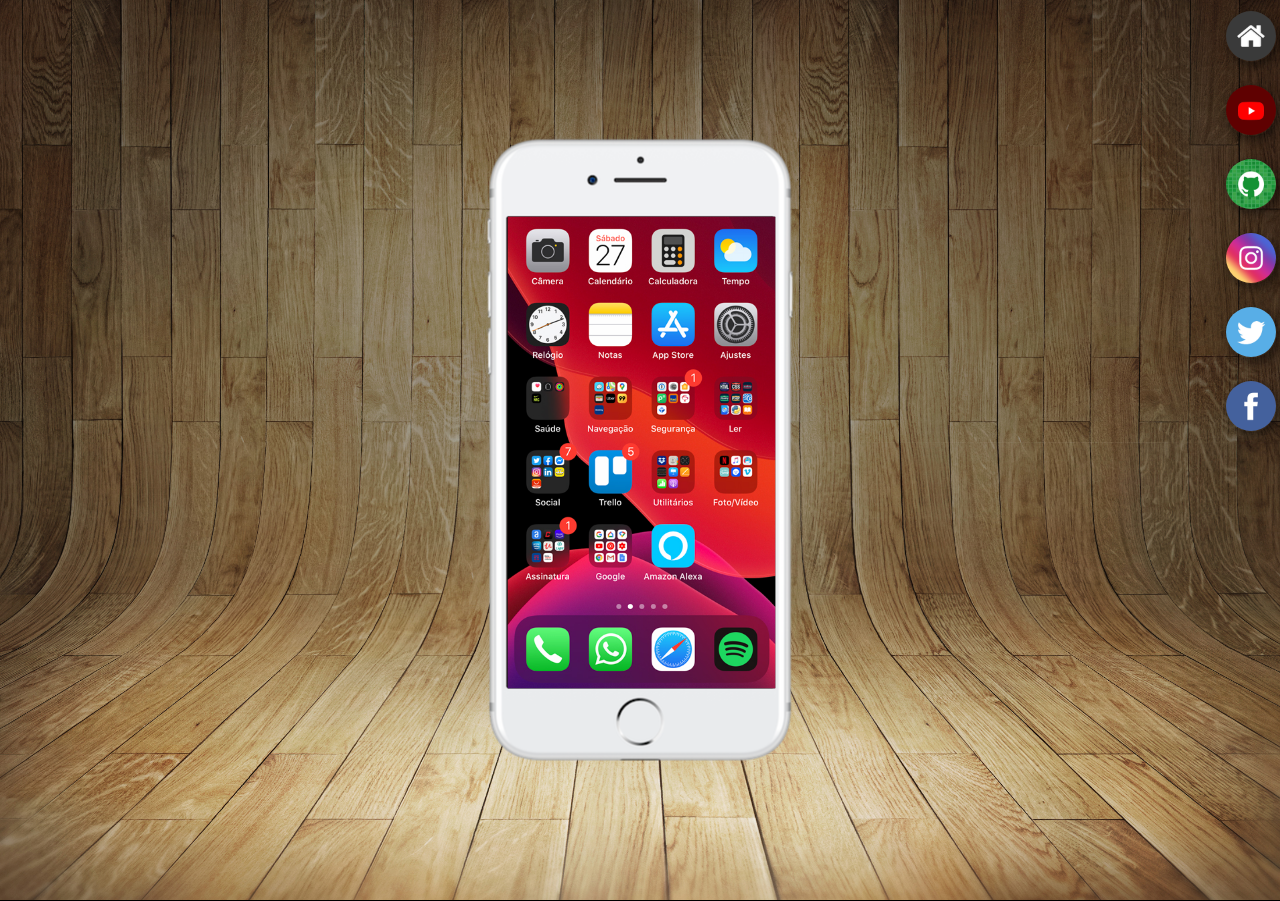
<file: index.html>
<!DOCTYPE html>
<html lang="pt-br">
<head>
    <meta charset="UTF-8">
    <meta name="viewport" content="width=device-width, initial-scale=1.0">
    <title>Redes Socias</title>
    <link rel="shortcut icon" href="favicon.ico" type="image/x-icon">
    <link rel="stylesheet" href="estilo.css">
</head>
<body>
    <main>
        <section id="celular">
            <iframe src="home.html" frameborder="0" name="tela" id="tela" scrolling="auto"></iframe>
        </section>
        <section id="redes">
            <a href="index.html"><img src="imagens/logo-home.jpg" alt="logo home" class="redesSociais"></a>
            <br>
            <br>
            <a href="youtube.html" target="tela"><img src="imagens/logo-youtube.jpg" alt="logo youtube" class="redesSociais"></a>
            <br>
            <br>
            <a href="github.html" target="tela"><img src="imagens/logo-github.jpg" alt="logo github" class="redesSociais"></a>
            <br>
            <br>
            <a href="instagram.html" target="tela"><img src="imagens/logo-instagram.jpg" alt="logo instagram" class="redesSociais"></a>
            <br>
            <br>
            <a href="twitter.html" target="tela"><img src="imagens/logo-twitter.jpg" alt="logo twitter" class="redesSociais"></a>
            <br>
            <br>
            <a href="facebook.html" target="tela"><img src="imagens/logo-facebook.jpg" alt="logo facebook" class="redesSociais"></a>
            <br>
            <br>
        </section>
    </main>
    
</body>
</html>
</file>
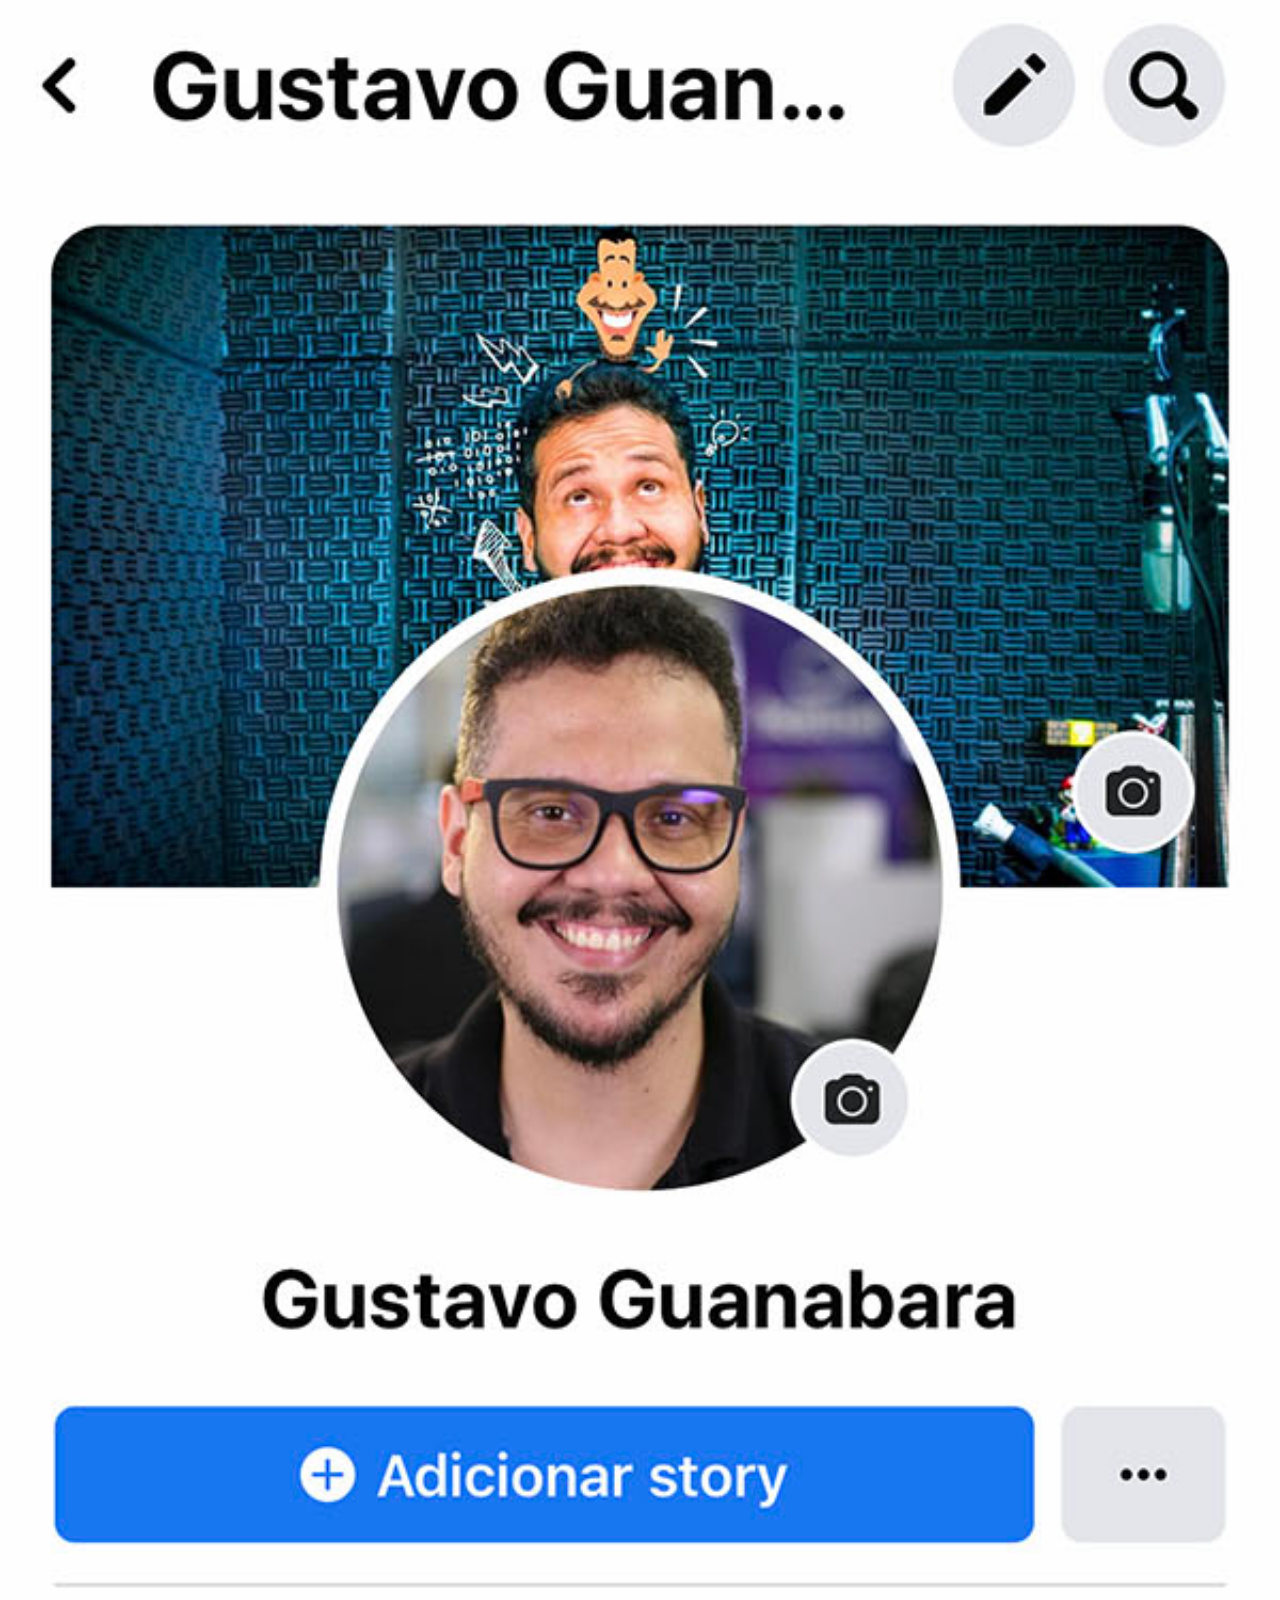
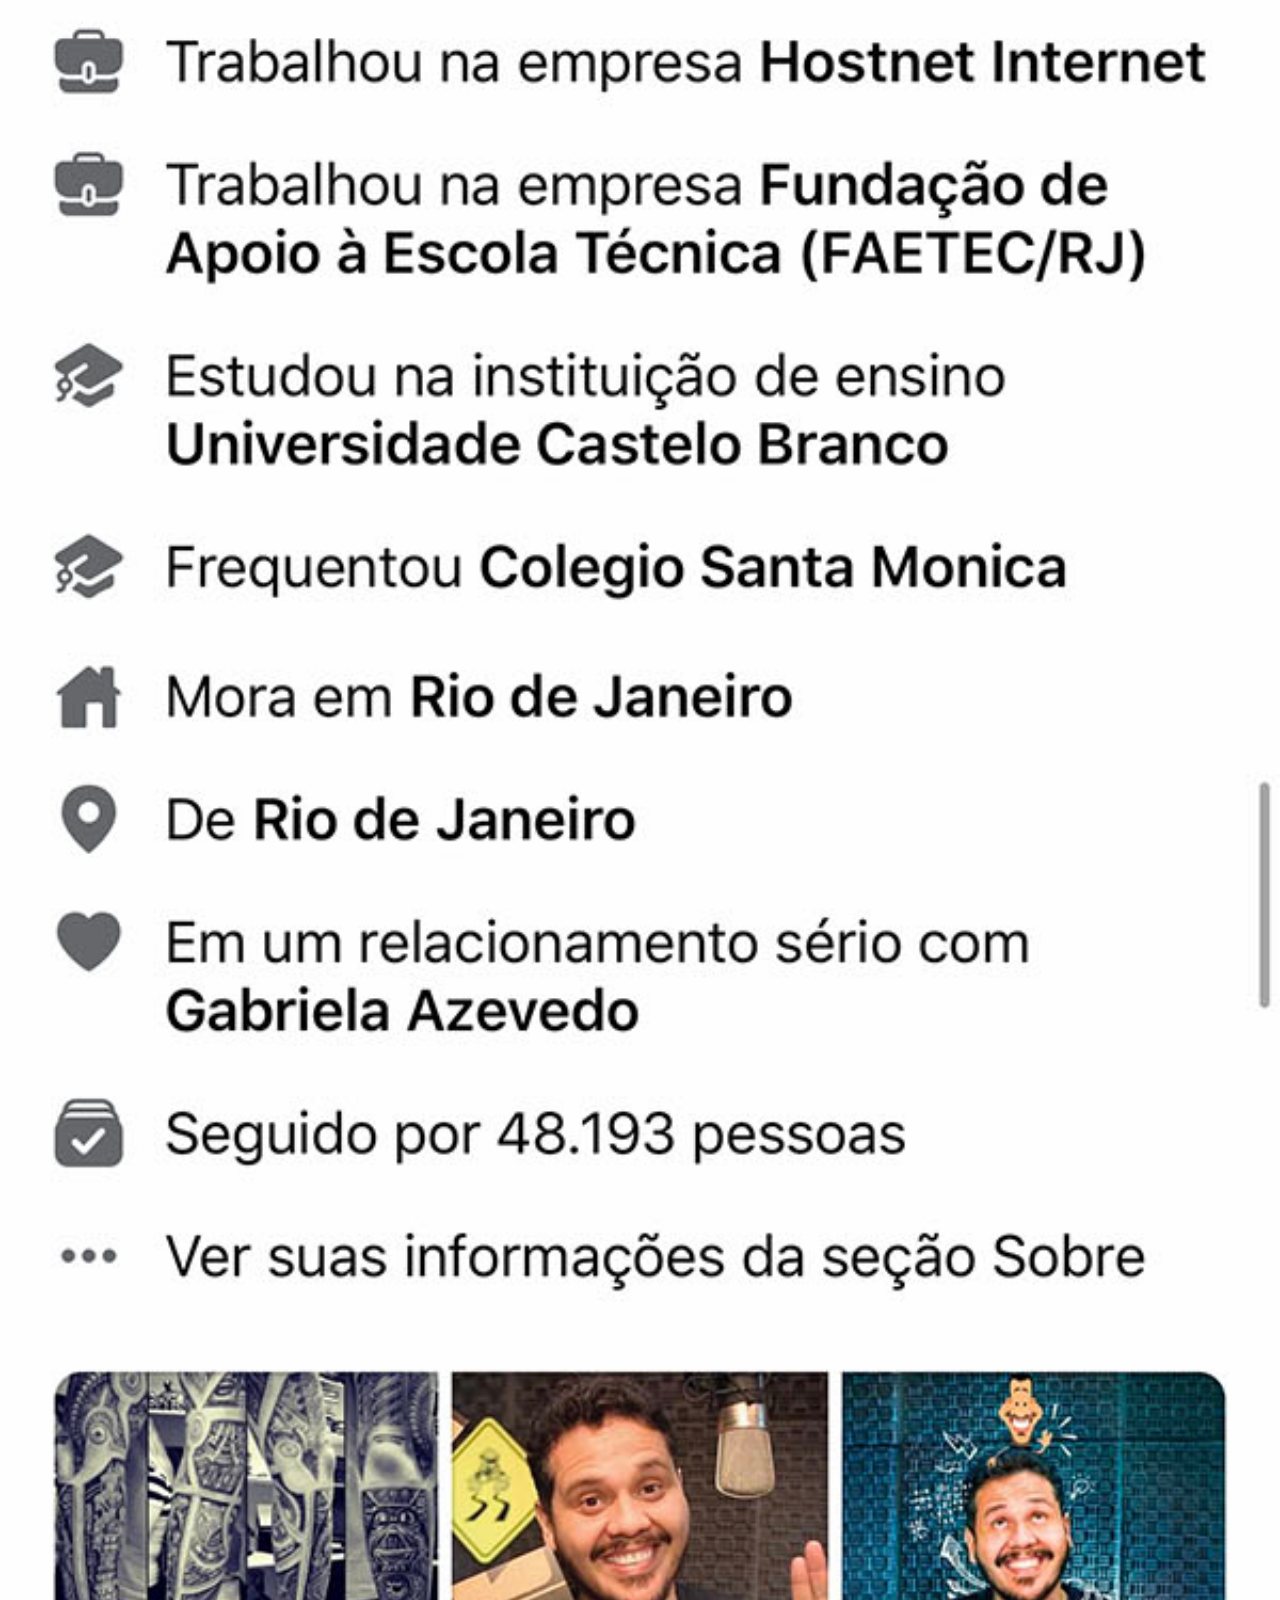
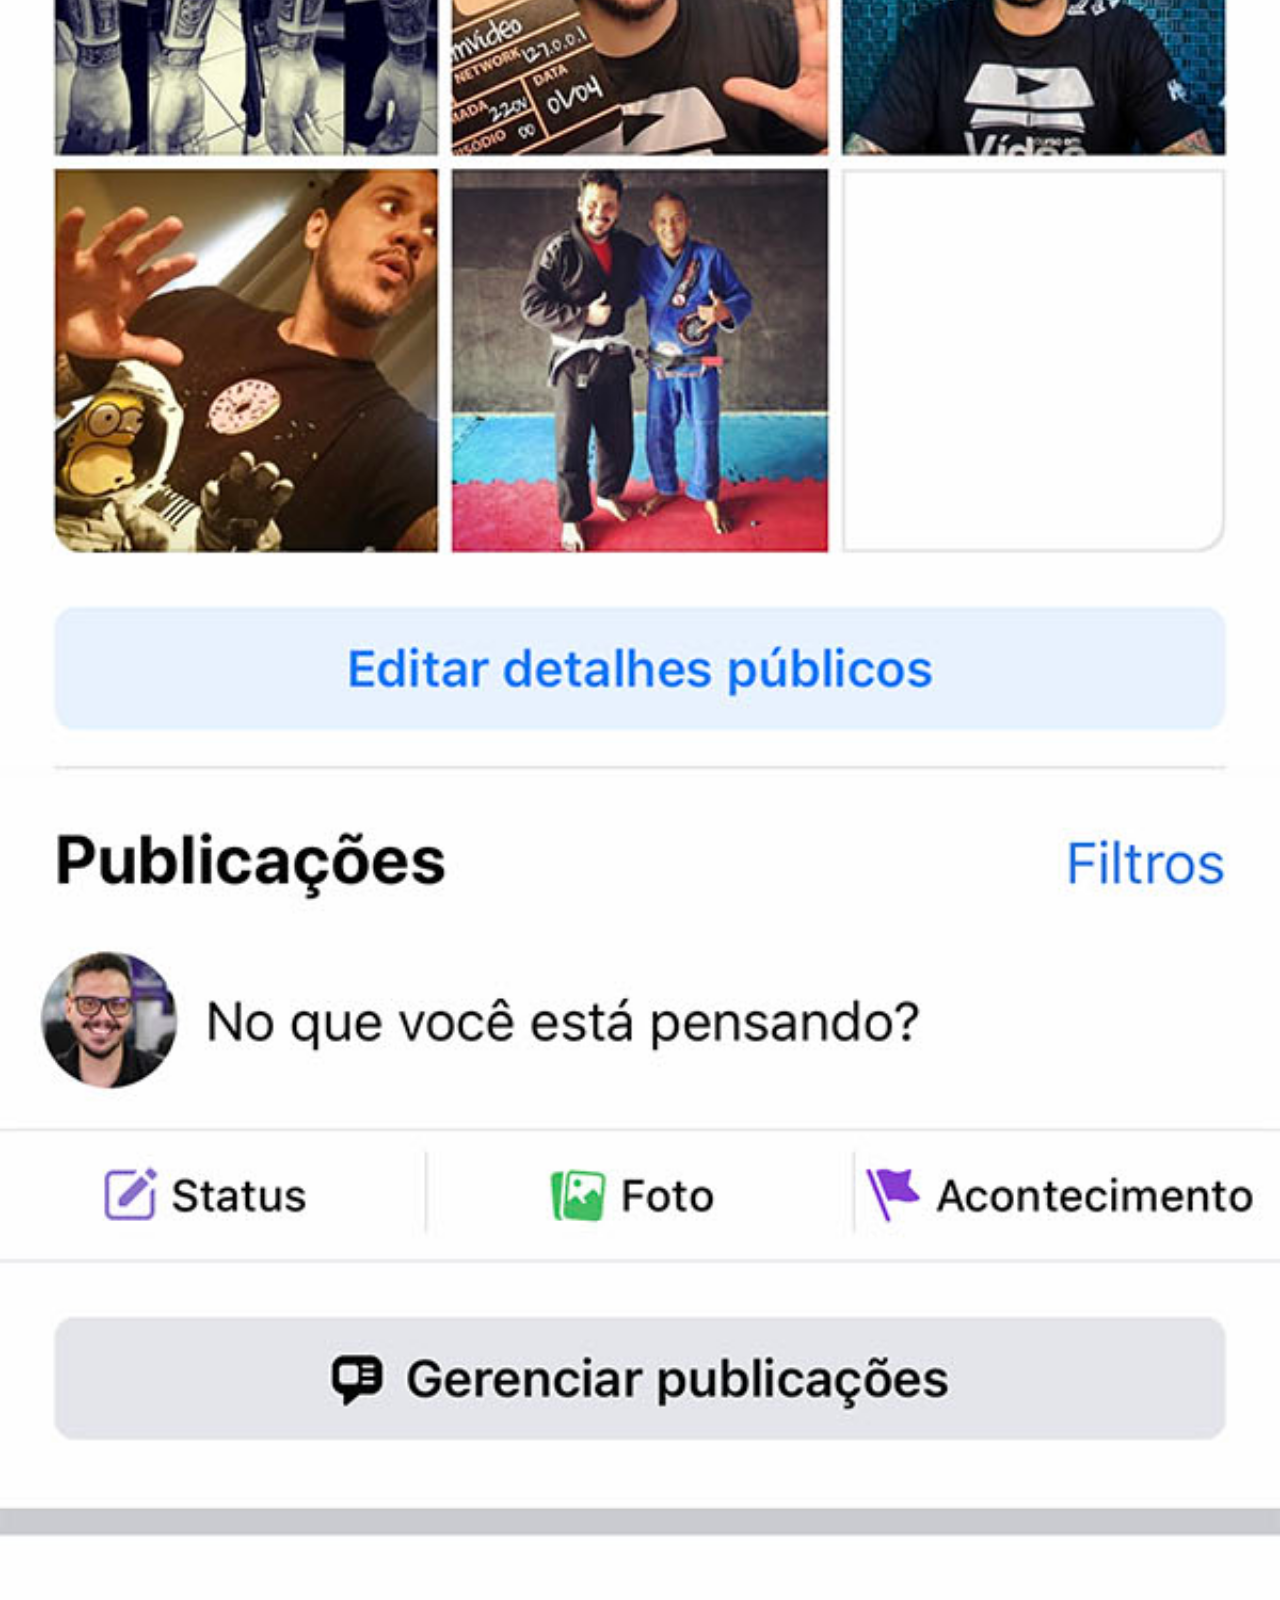
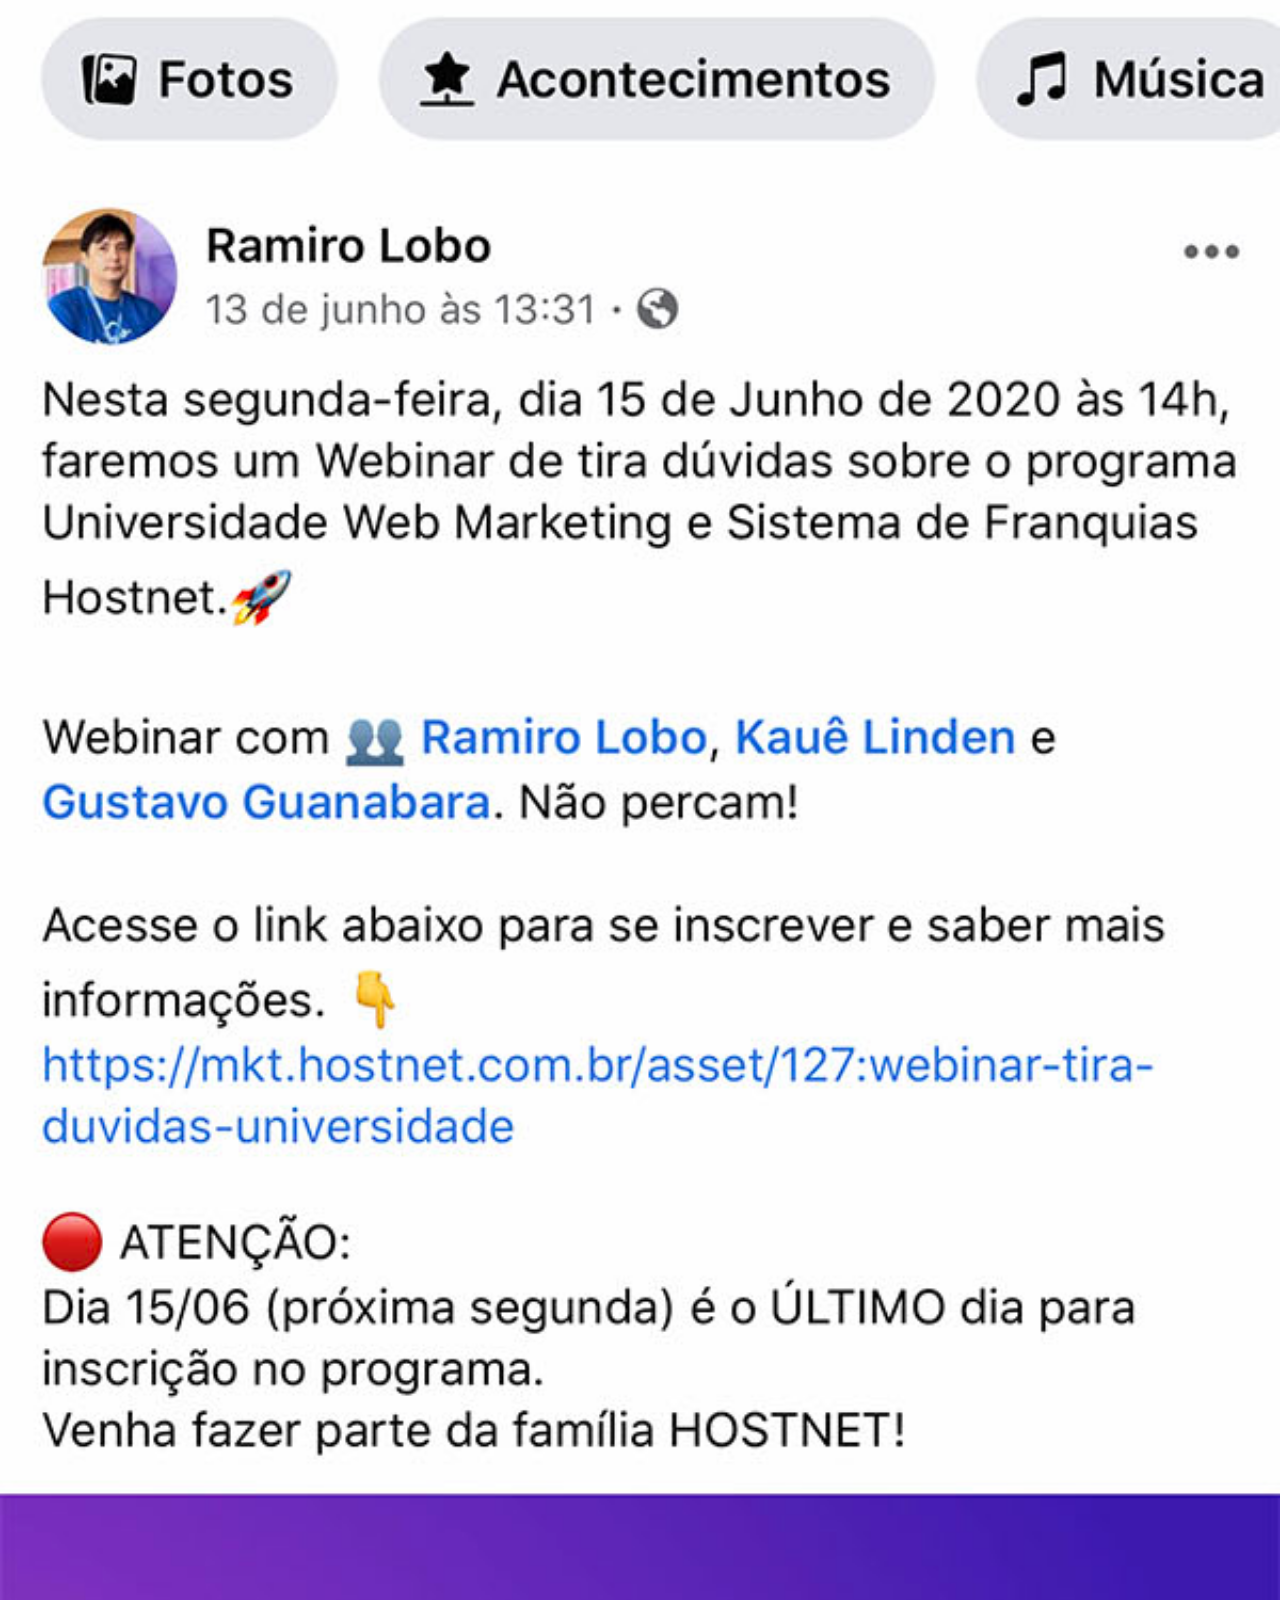
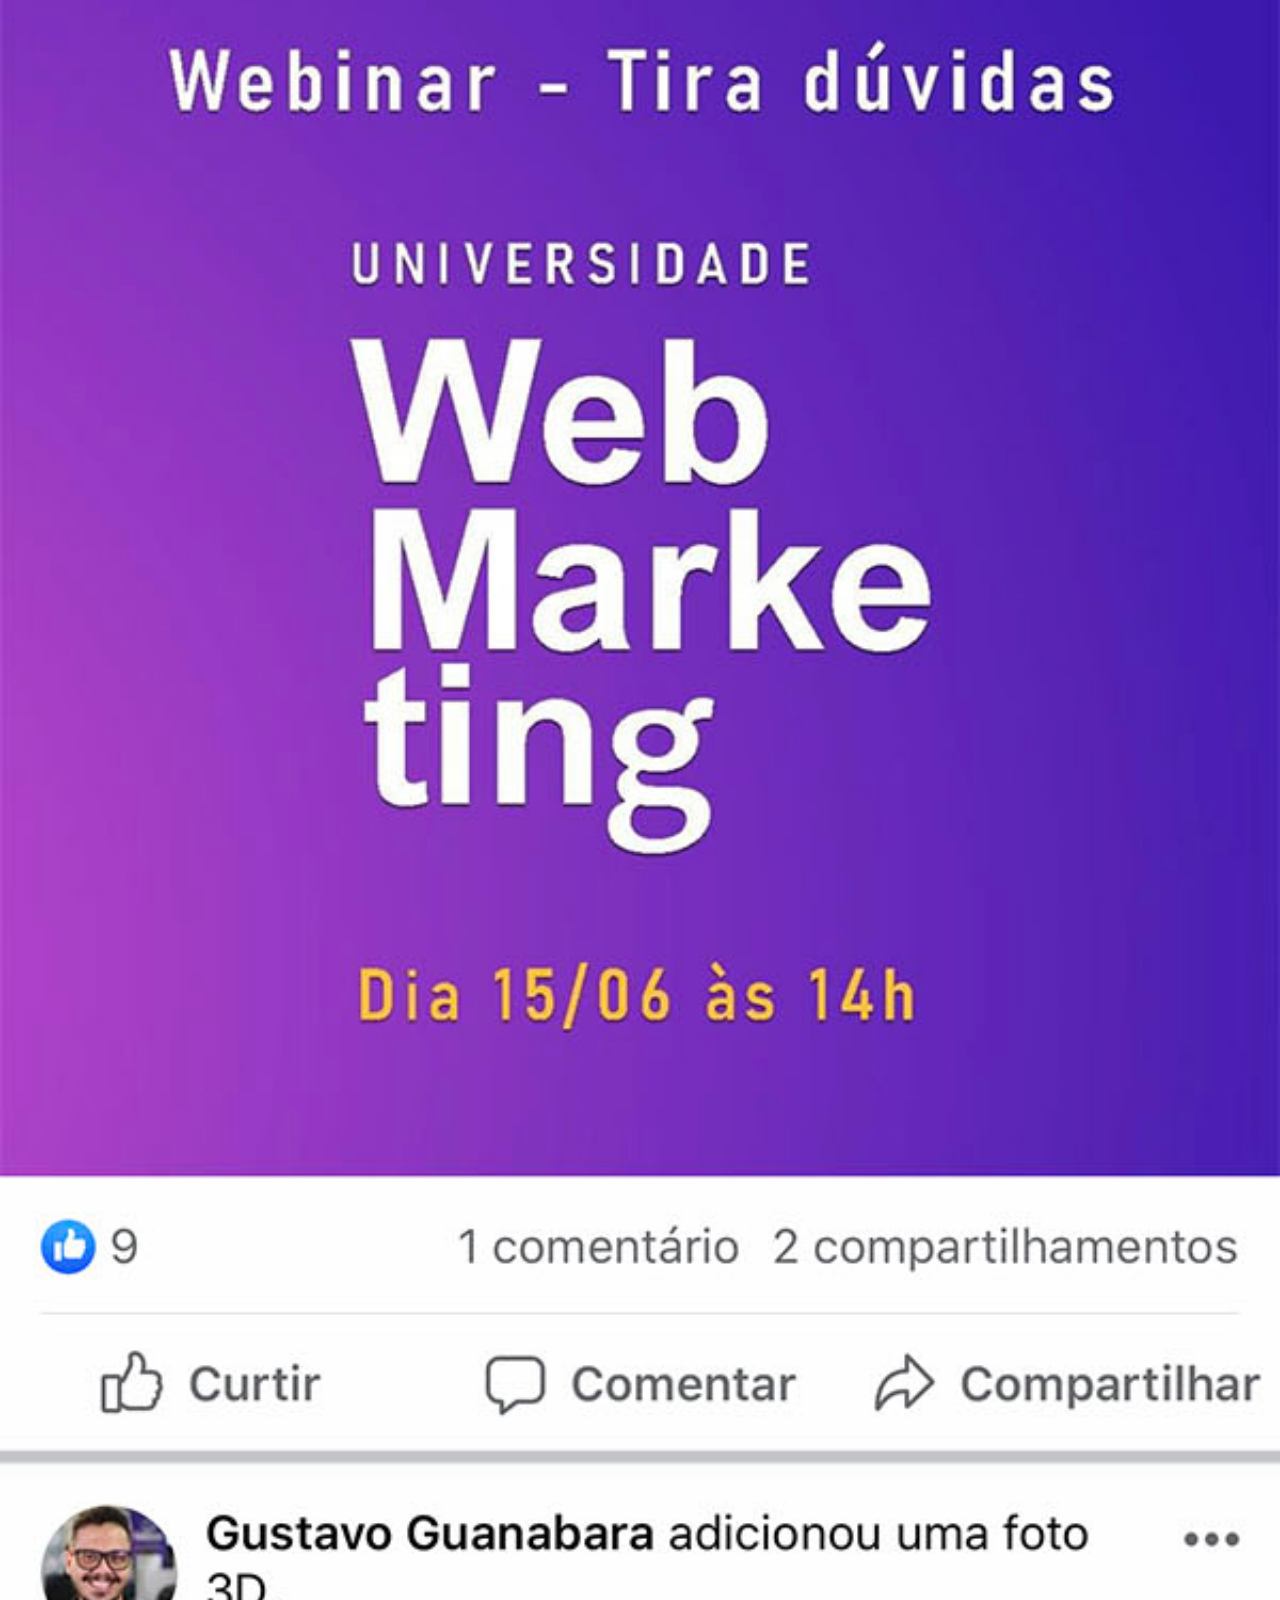
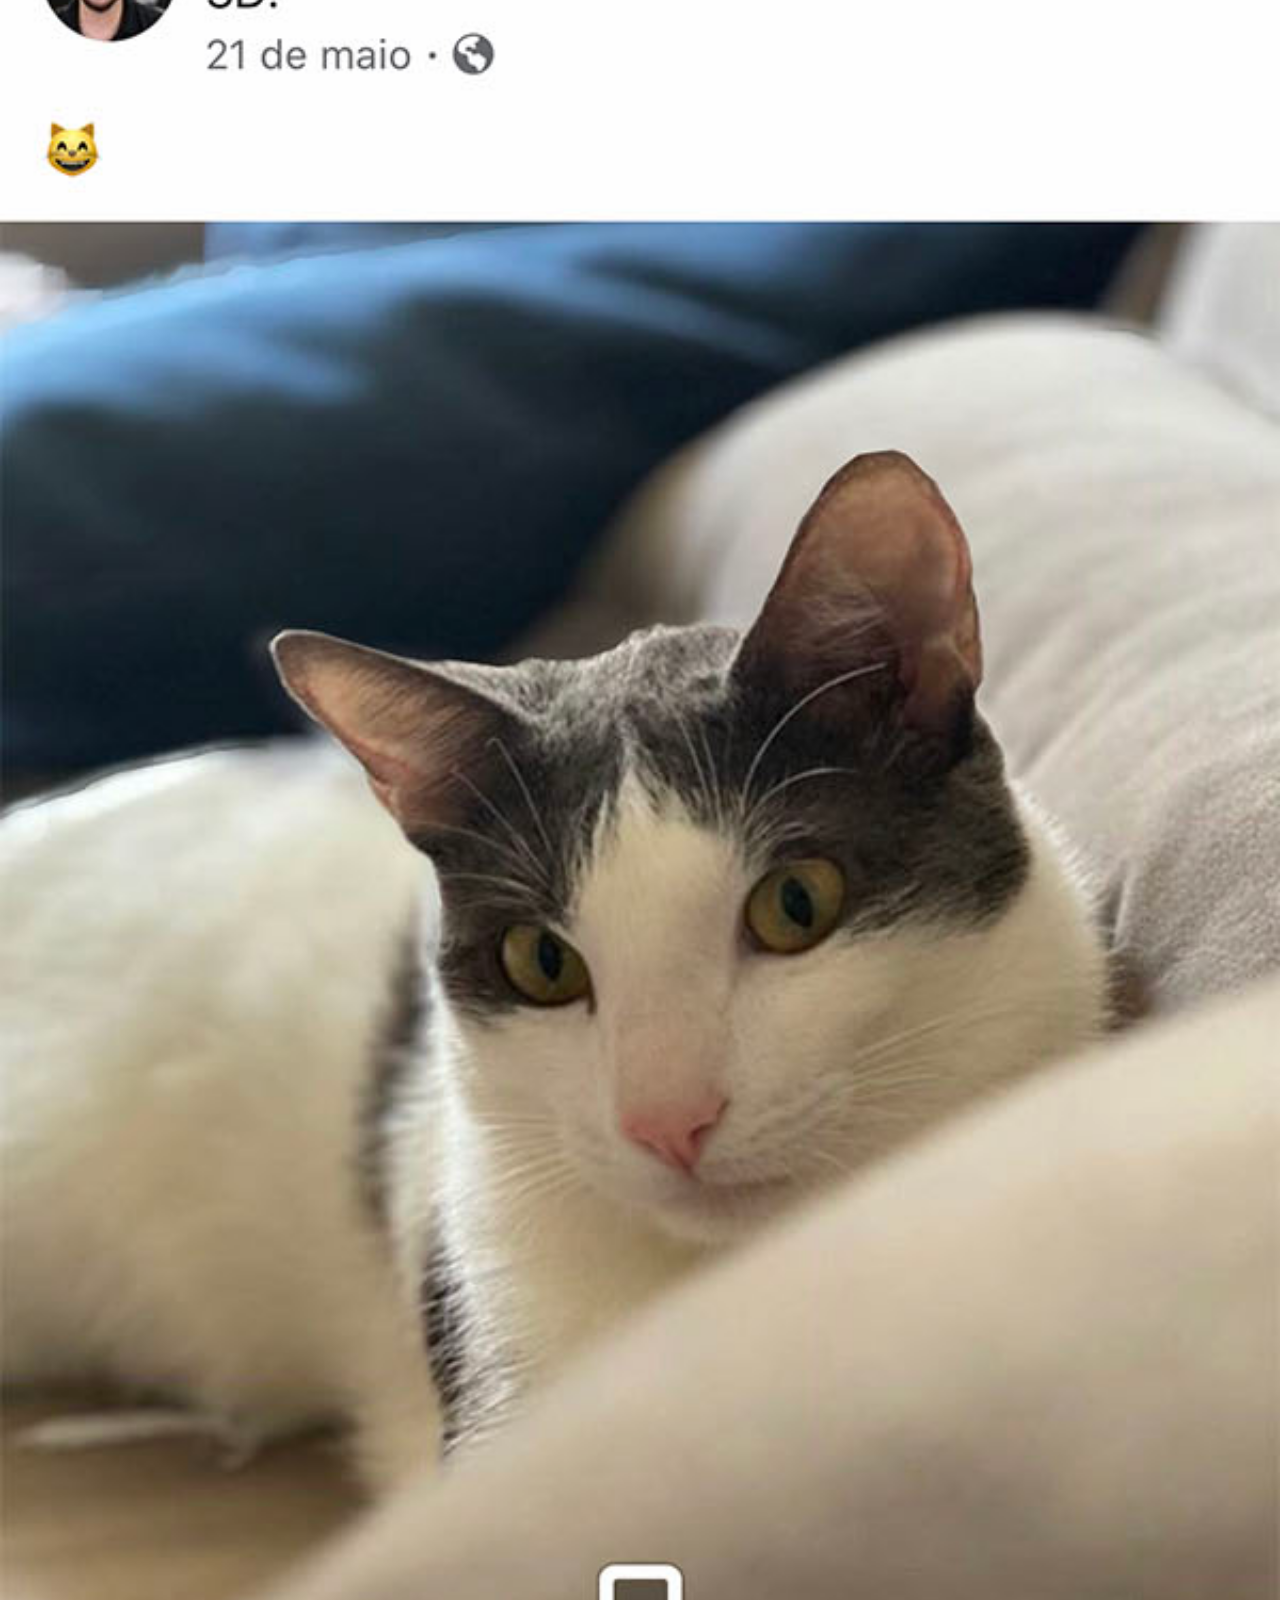
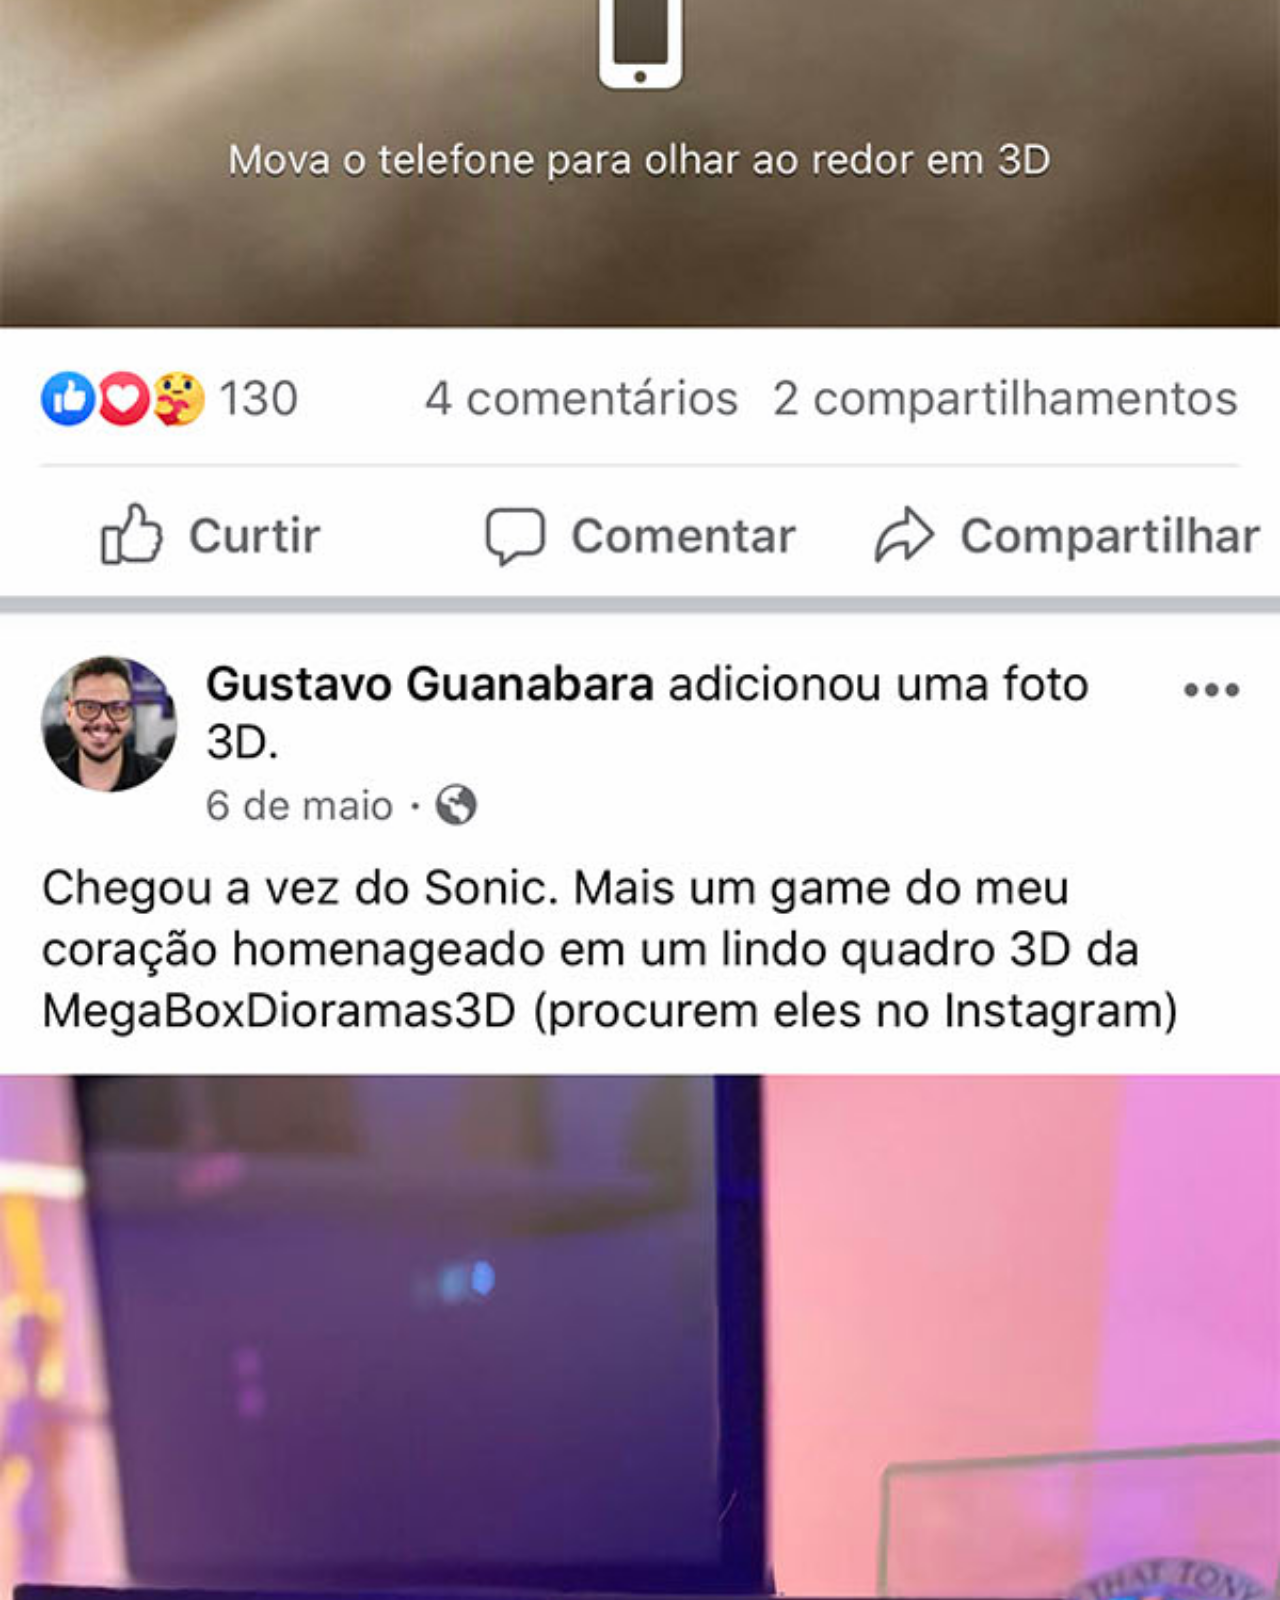
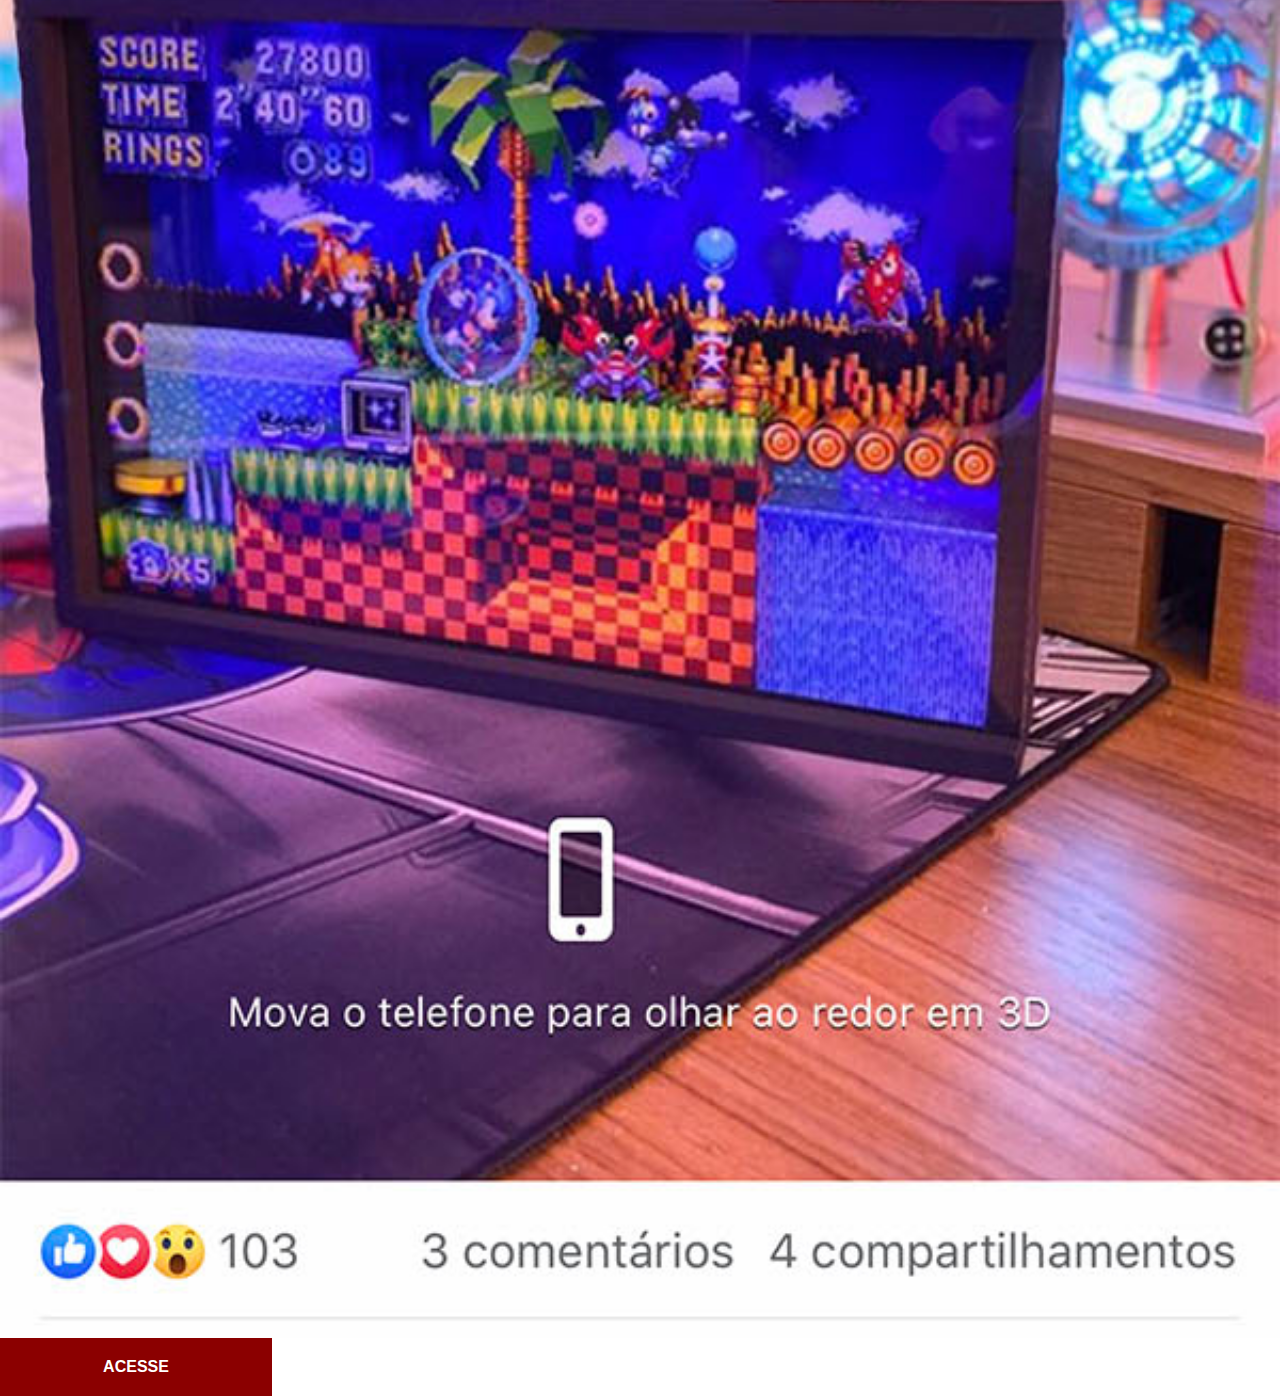
<file: facebook.html>
<!DOCTYPE html>
<html lang="en">
<head>
    <meta charset="UTF-8">
    <meta name="viewport" content="width=device-width, initial-scale=1.0">
    <title>Document</title>
    <link rel="stylesheet" href="redes.css">
</head>
<body>
    <main>
        <img src="imagens/tela-facebook.jpg" alt="">
        <a href="https://www.youtube.com/@CursoemVideo/playlists" target="_blank"> <div>  ACESSE</div></a>
    </main>
</body>
</html>
</file>
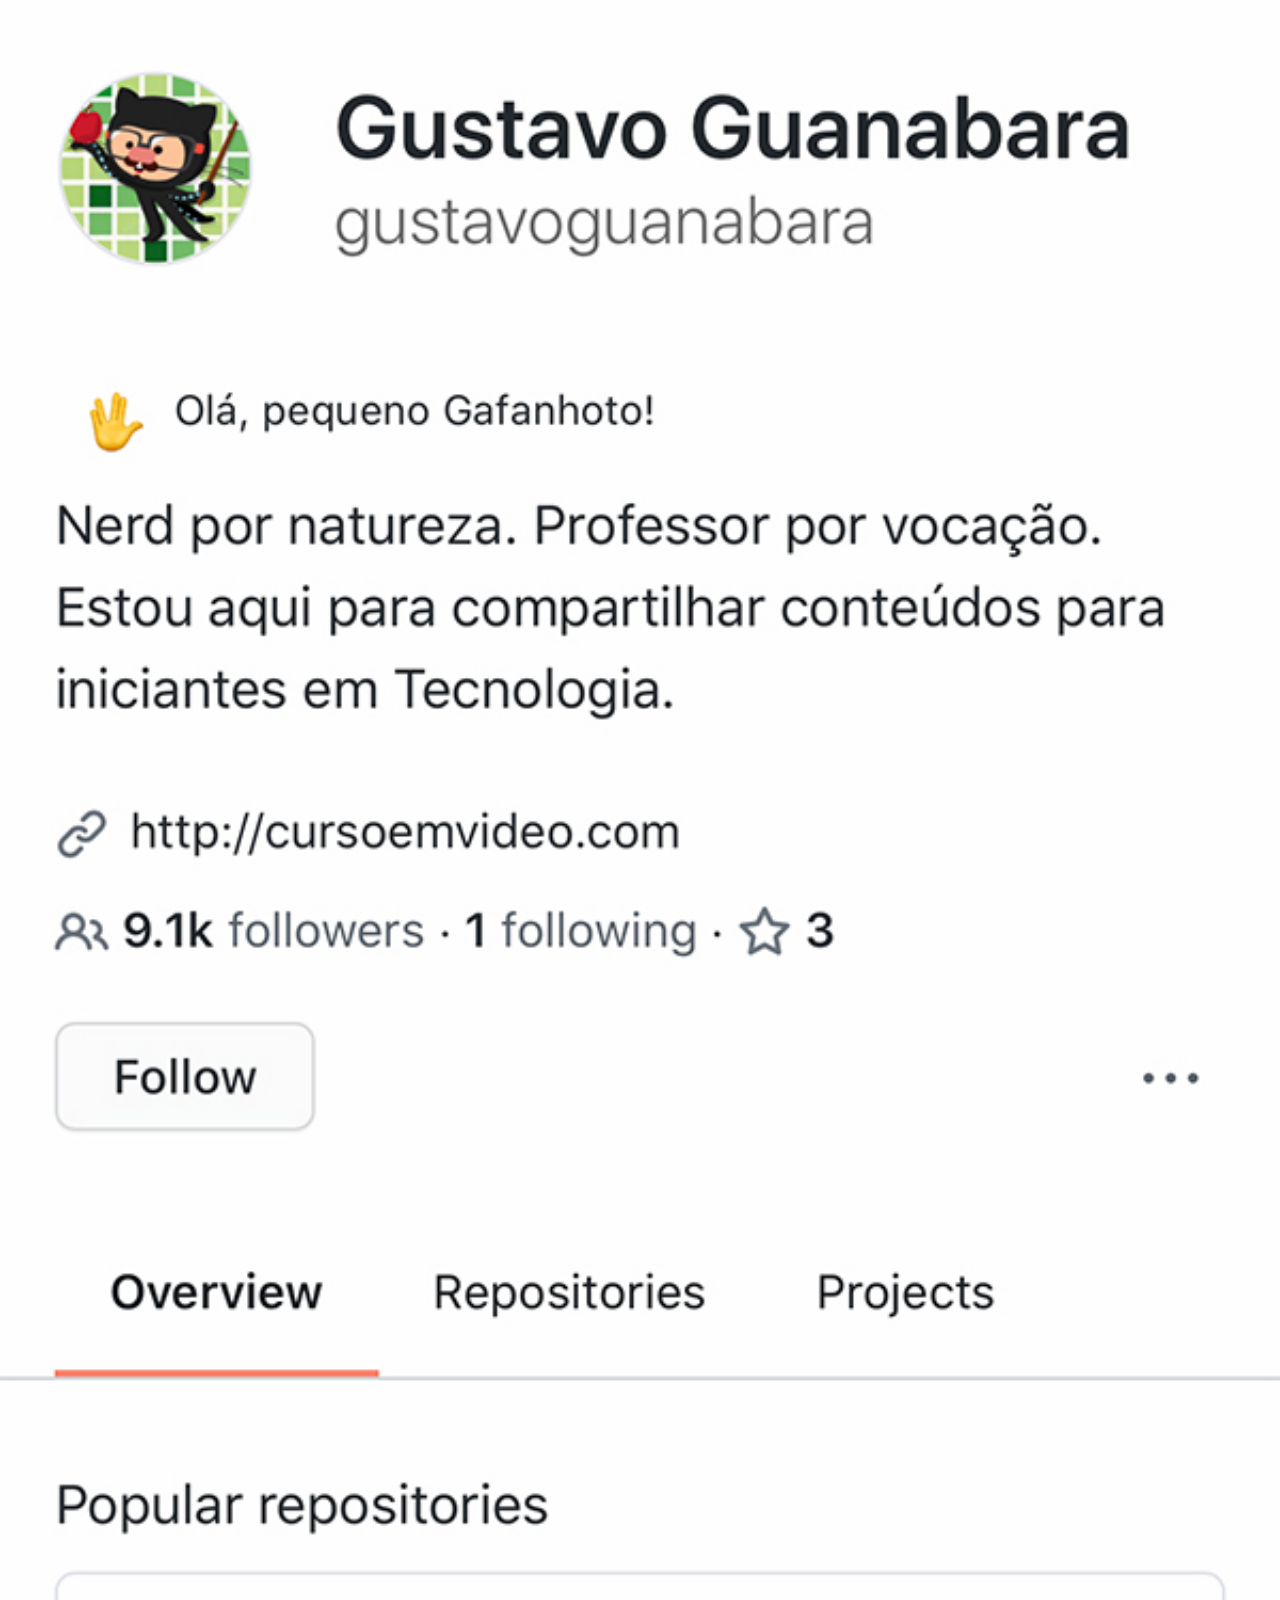
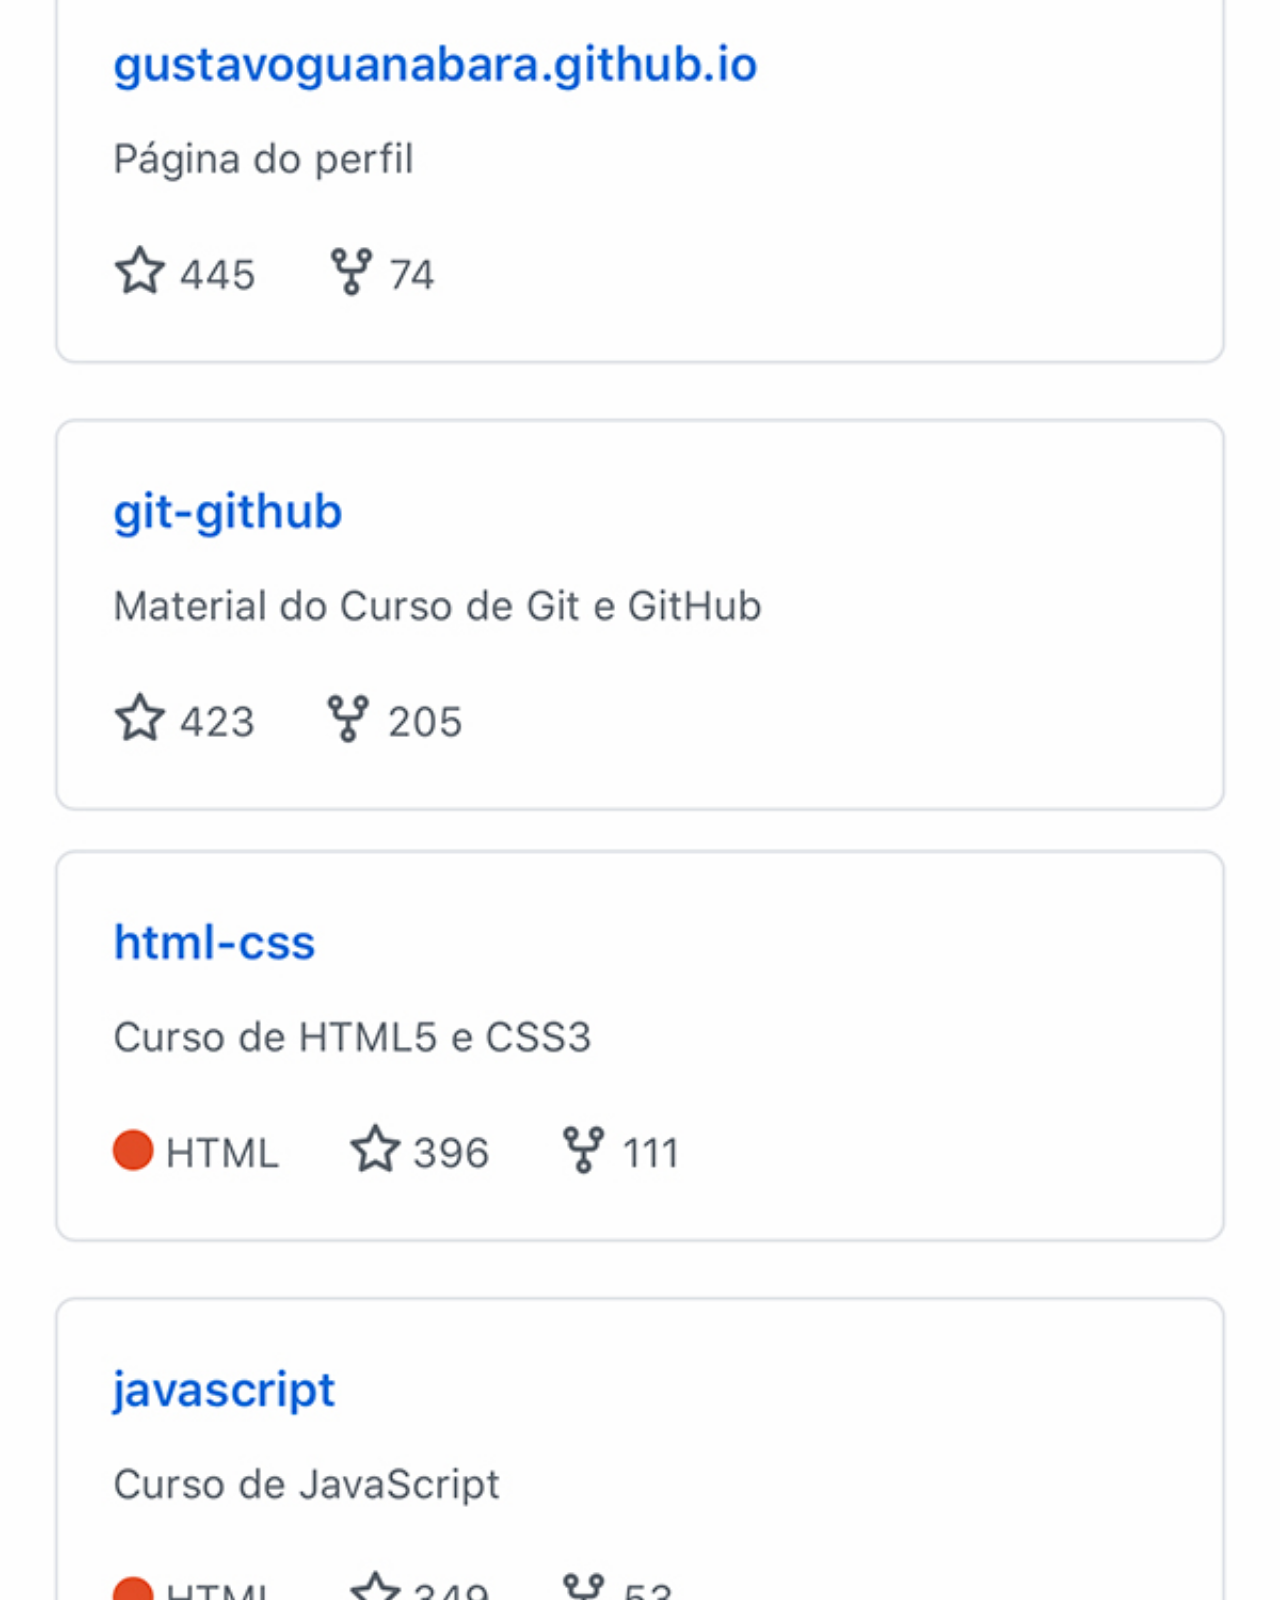
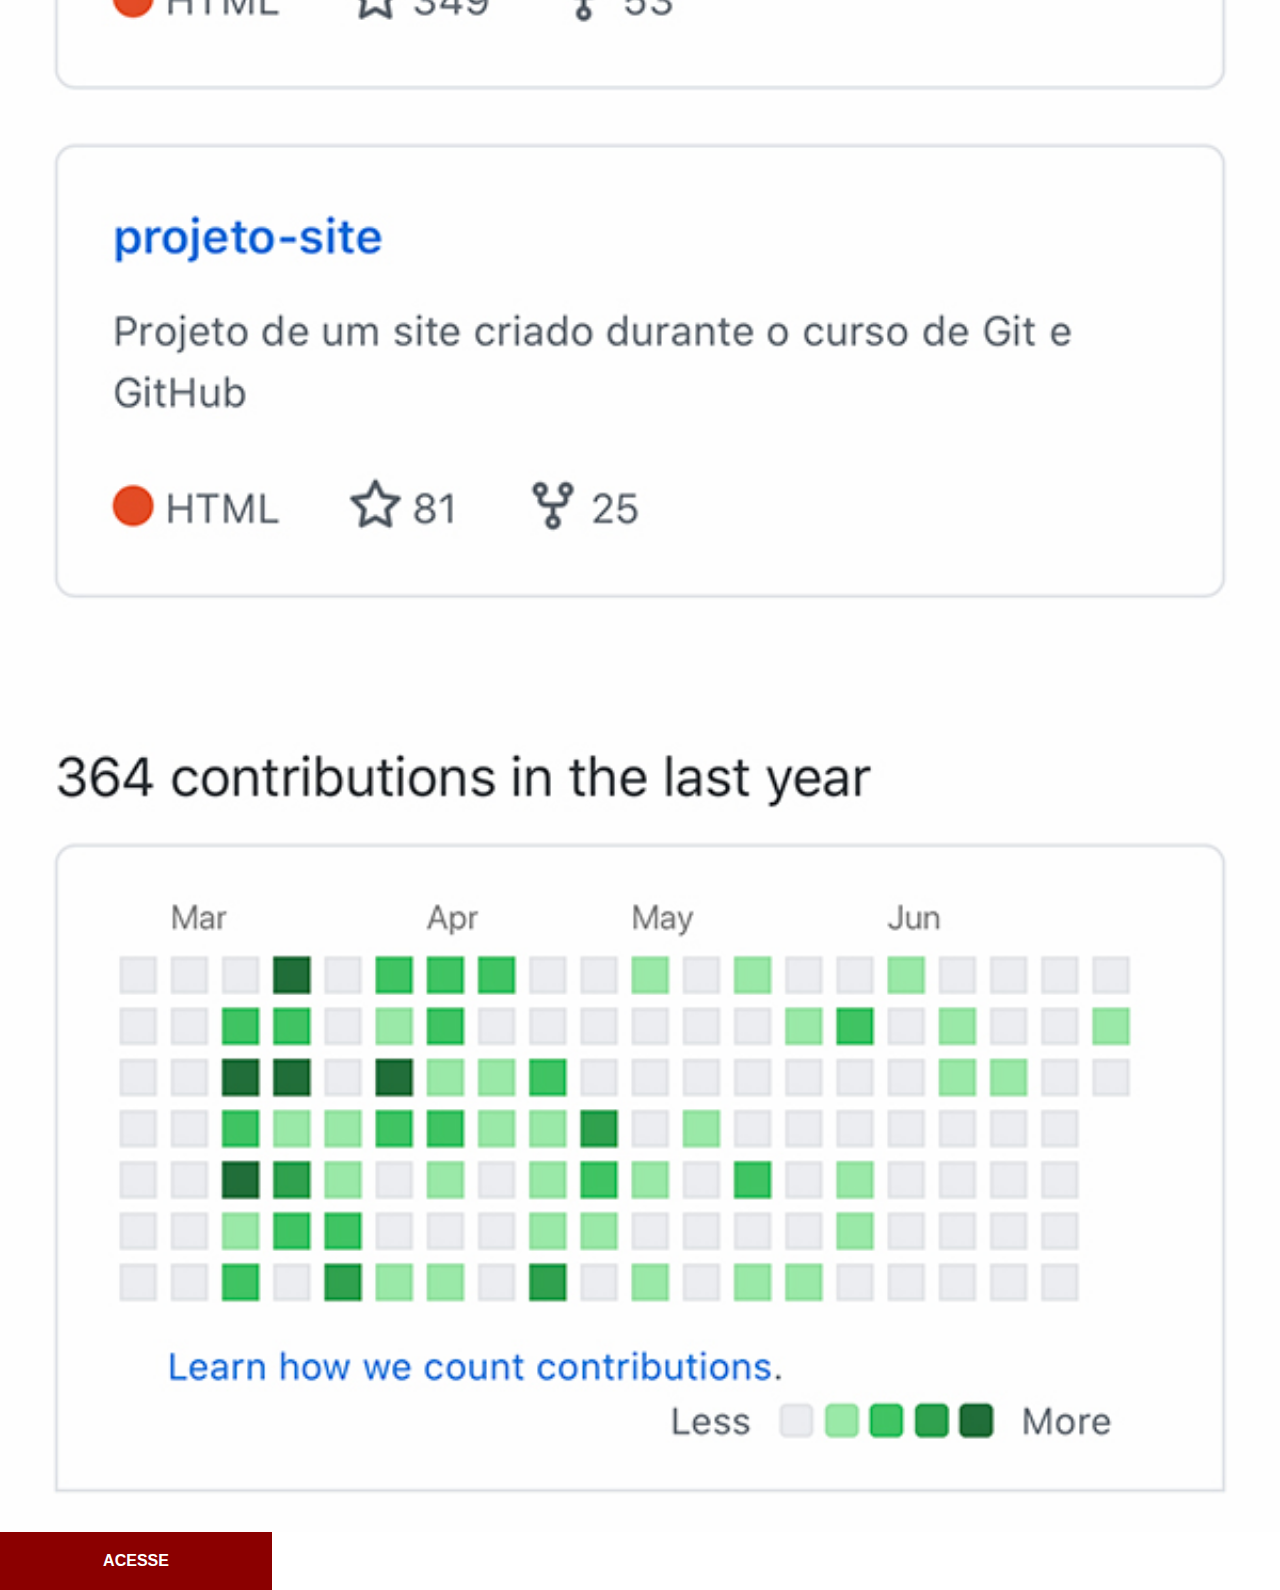
<file: github.html>
<!DOCTYPE html>
<html lang="en">
<head>
    <meta charset="UTF-8">
    <meta name="viewport" content="width=device-width, initial-scale=1.0">
    <title>Document</title>
    <link rel="stylesheet" href="redes.css">
</head>
<body>
    <main>
        <img src="imagens/tela-github.jpg" alt="">
        <a href="https://www.youtube.com/@CursoemVideo/playlists" target="_blank"> <div>  ACESSE</div></a>
    </main>
</body>
</html>
</file>
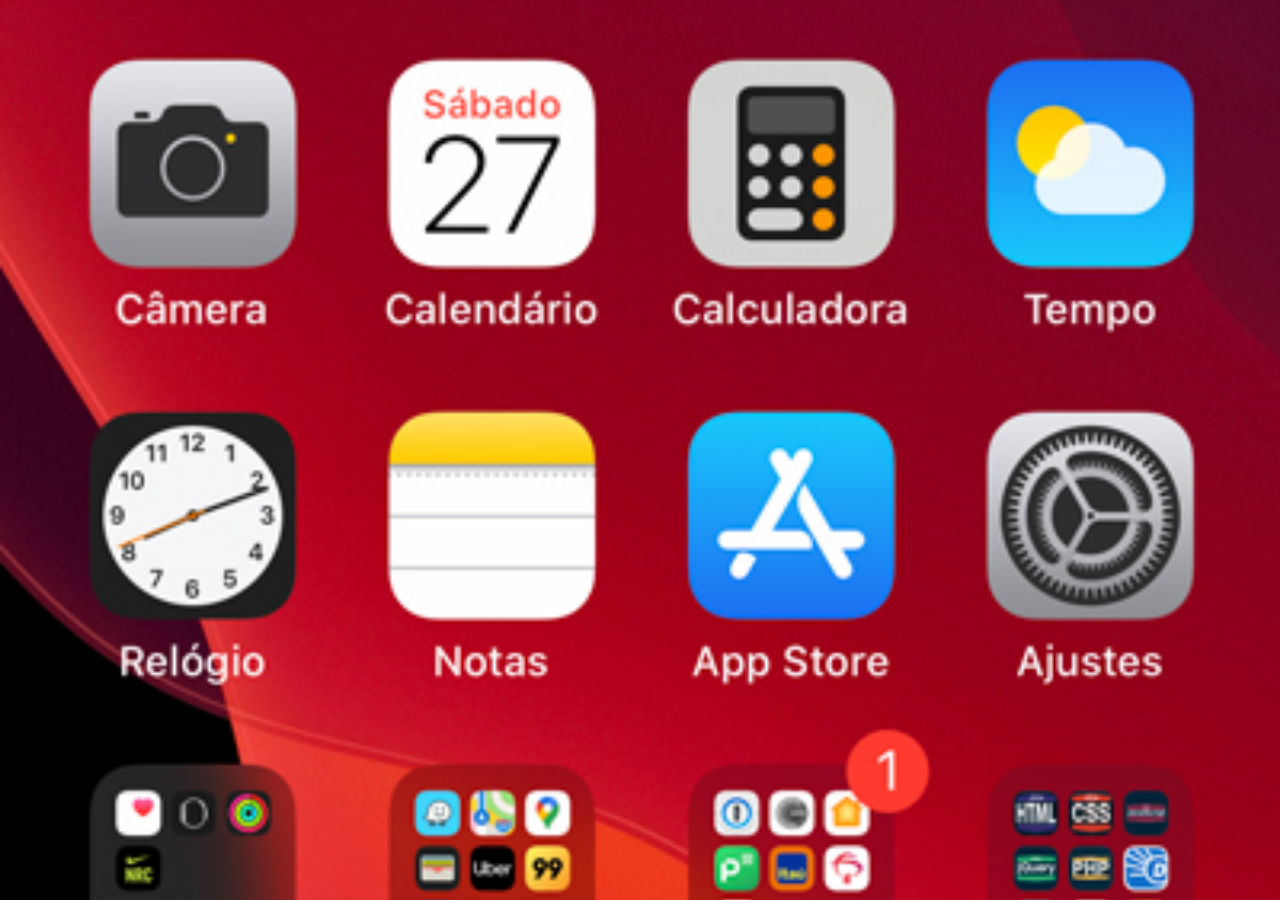
<file: home.html>
<!DOCTYPE html>
<html lang="en">
<head>
    <meta charset="UTF-8">
    <meta name="viewport" content="width=device-width, initial-scale=1.0">
    <title>Home</title>
    <style>
        *{
           margin: 0px;
           padding: 0px;
        }

        body{
            width: 100vw;
            height: 100vh;
            background: black url(imagens/tela-home.jpg) no-repeat top center ;
            background-size: cover;
        }
        
        
    </style>
</head>
<body>
    
</body>
</html>
</file>
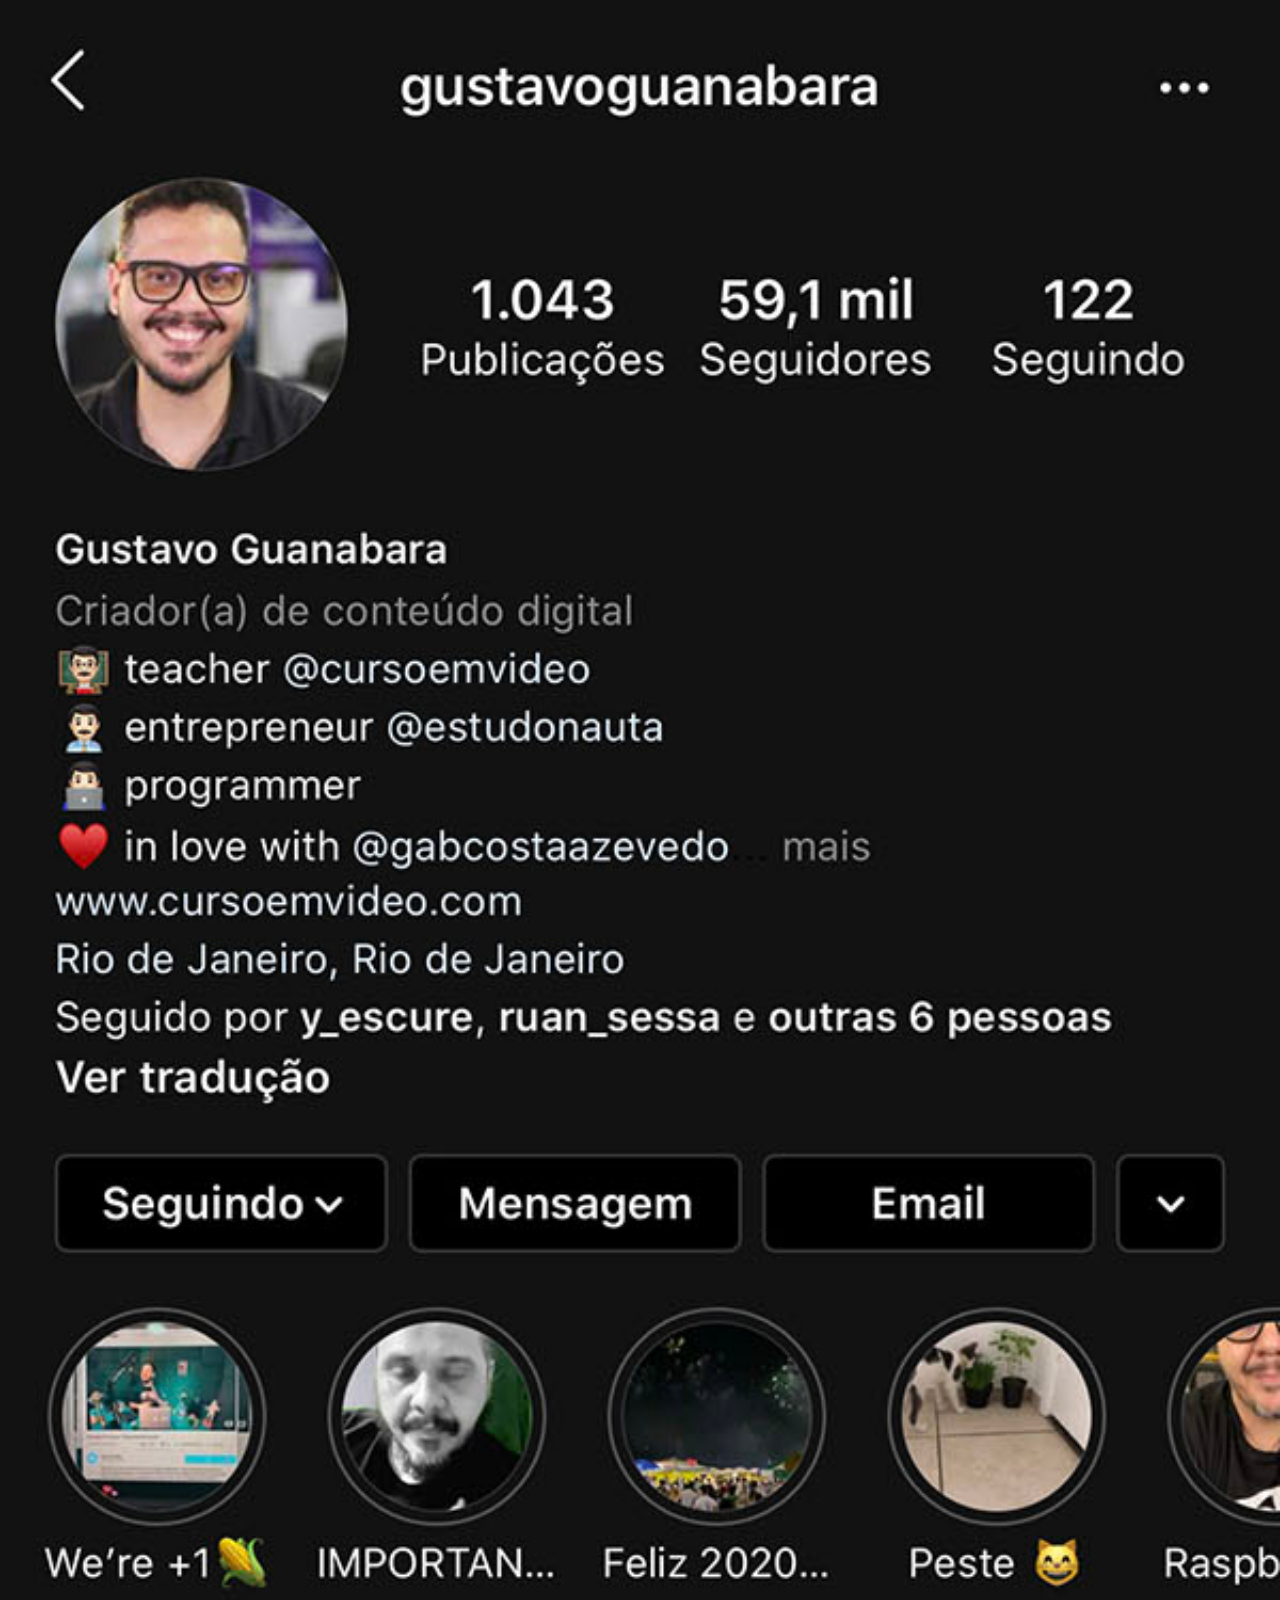
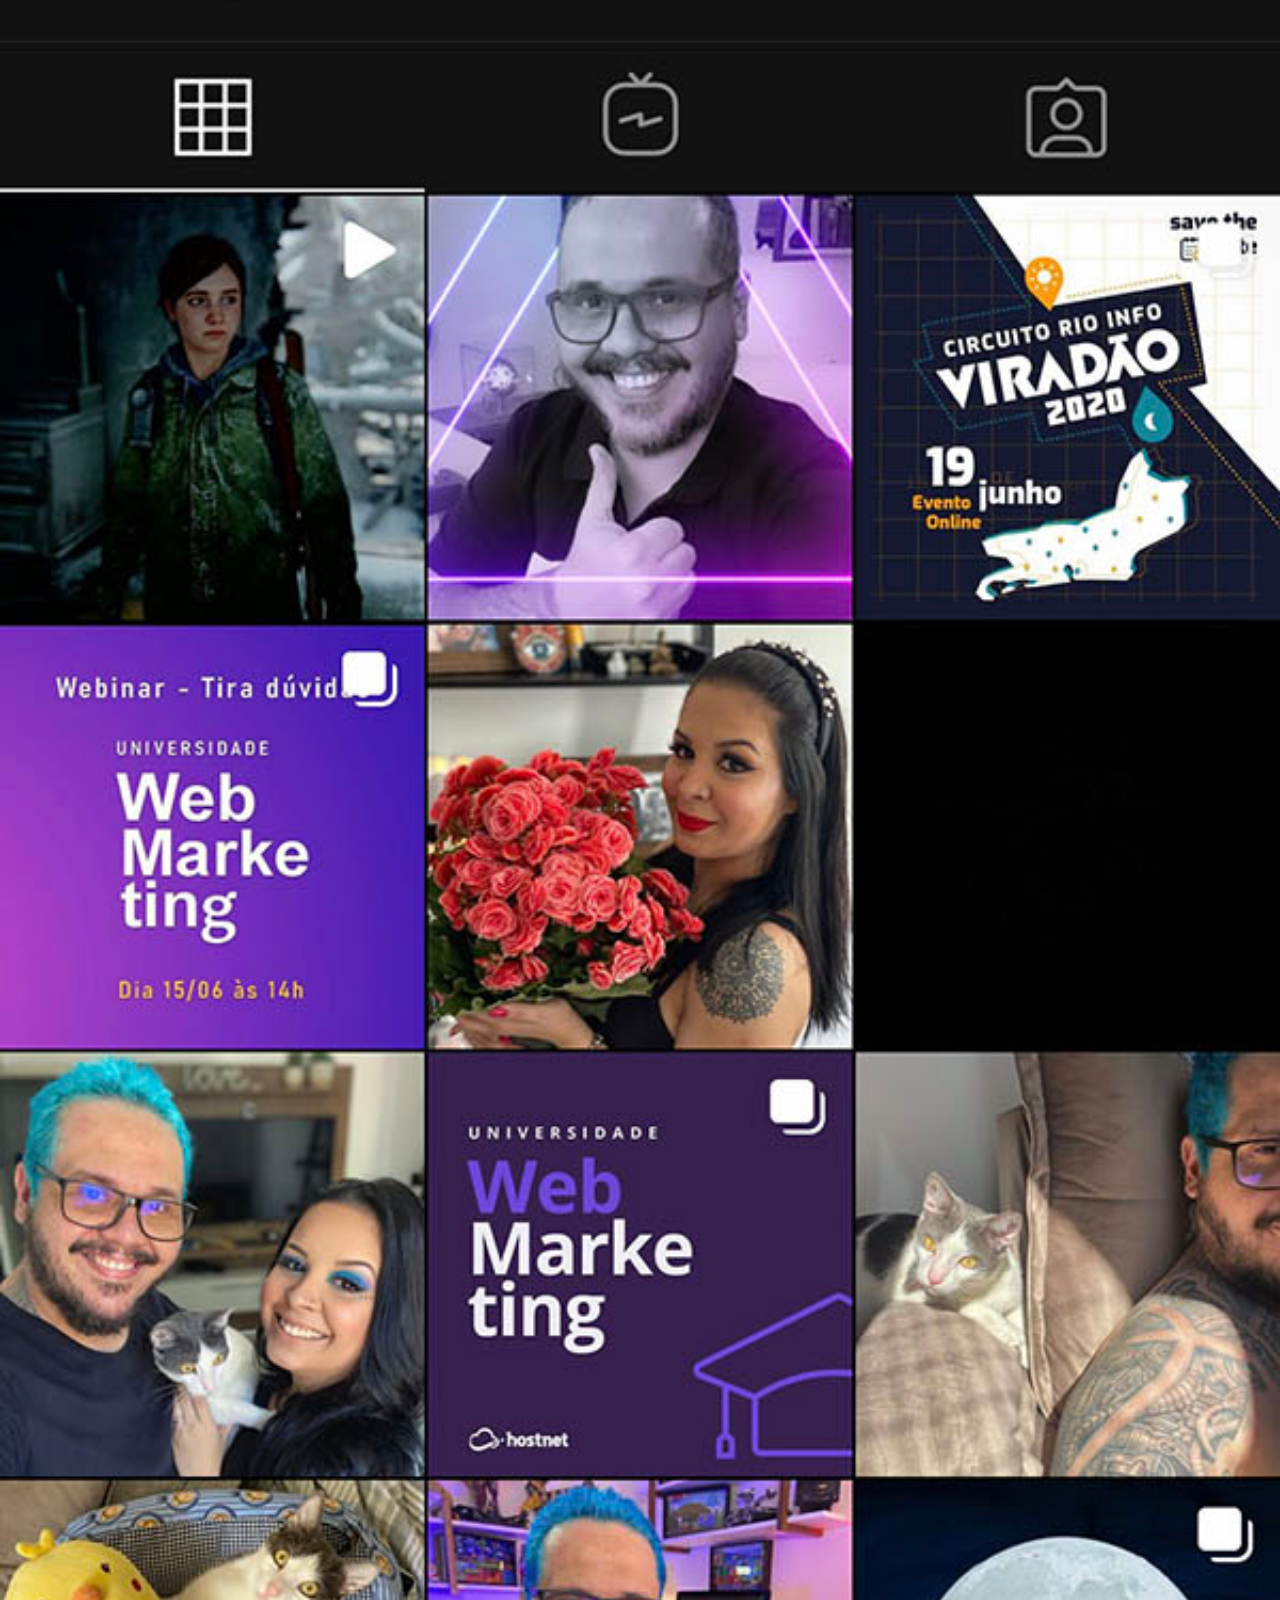
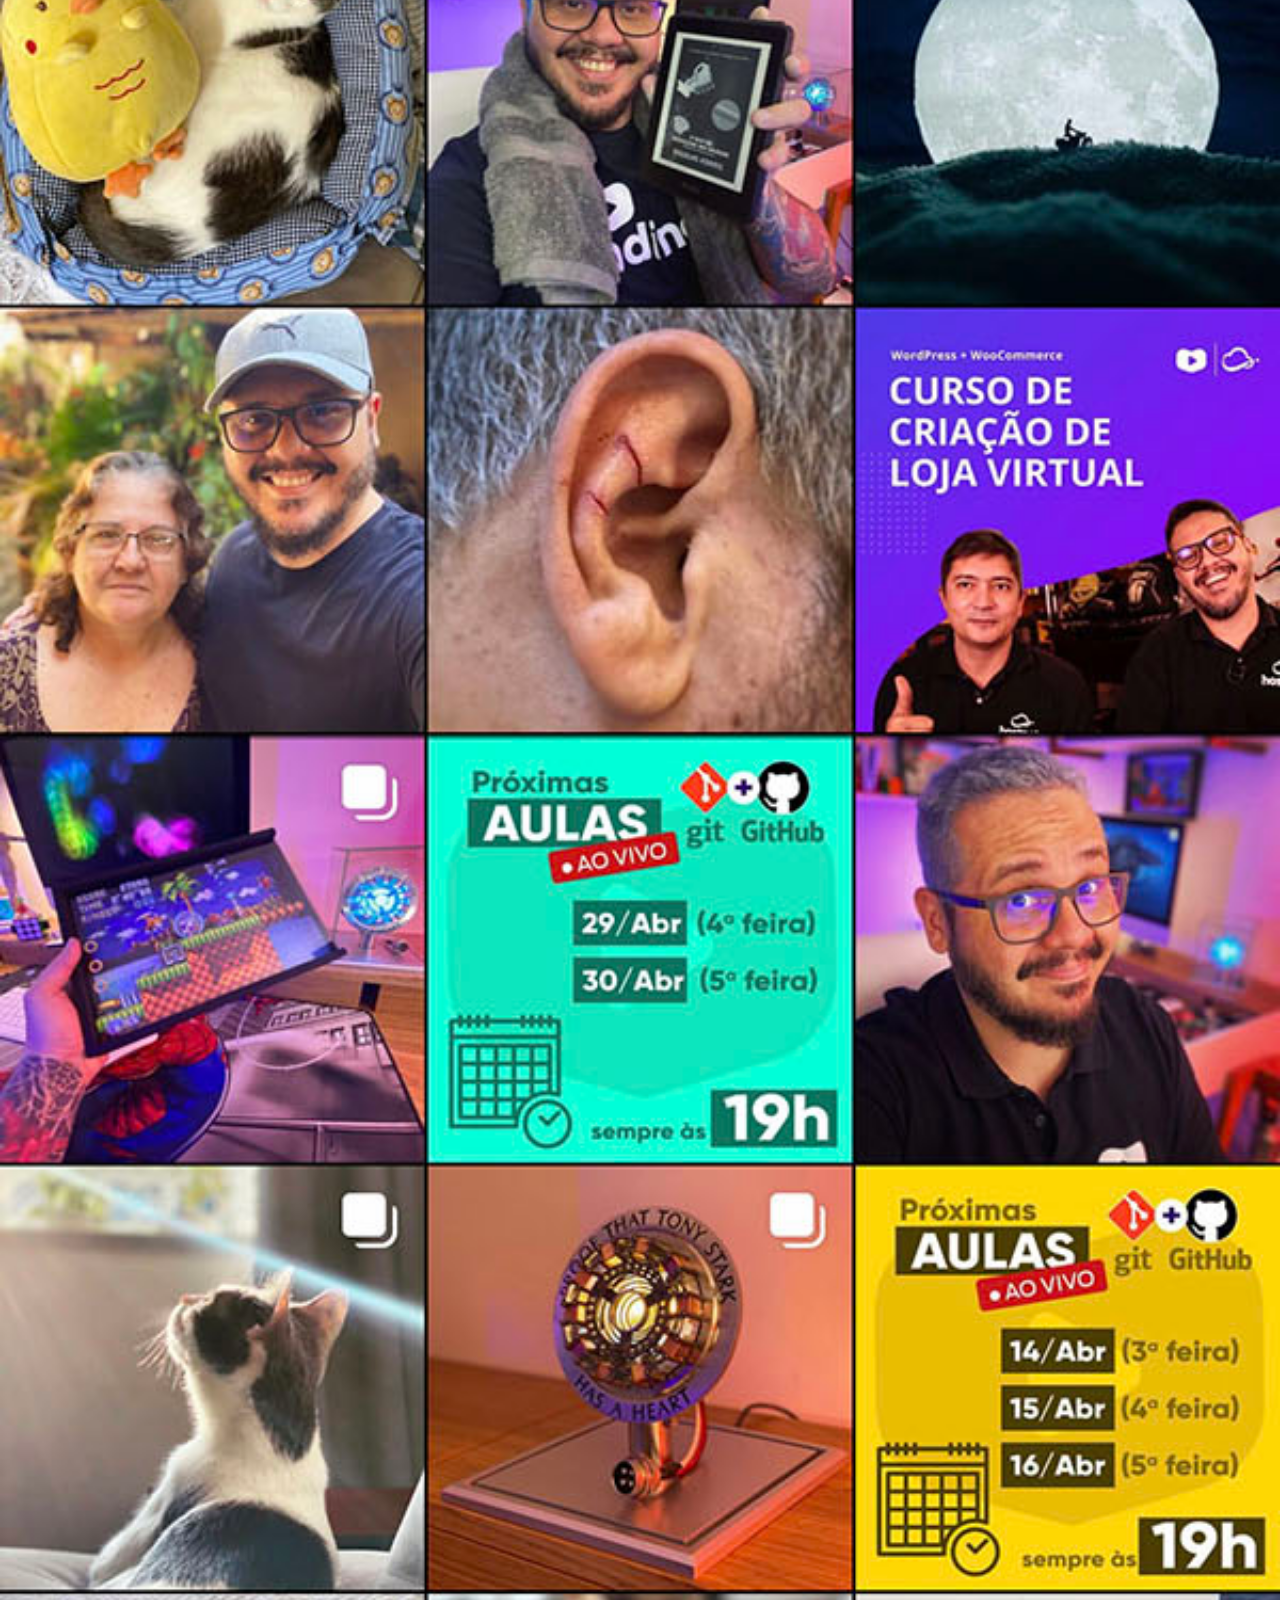
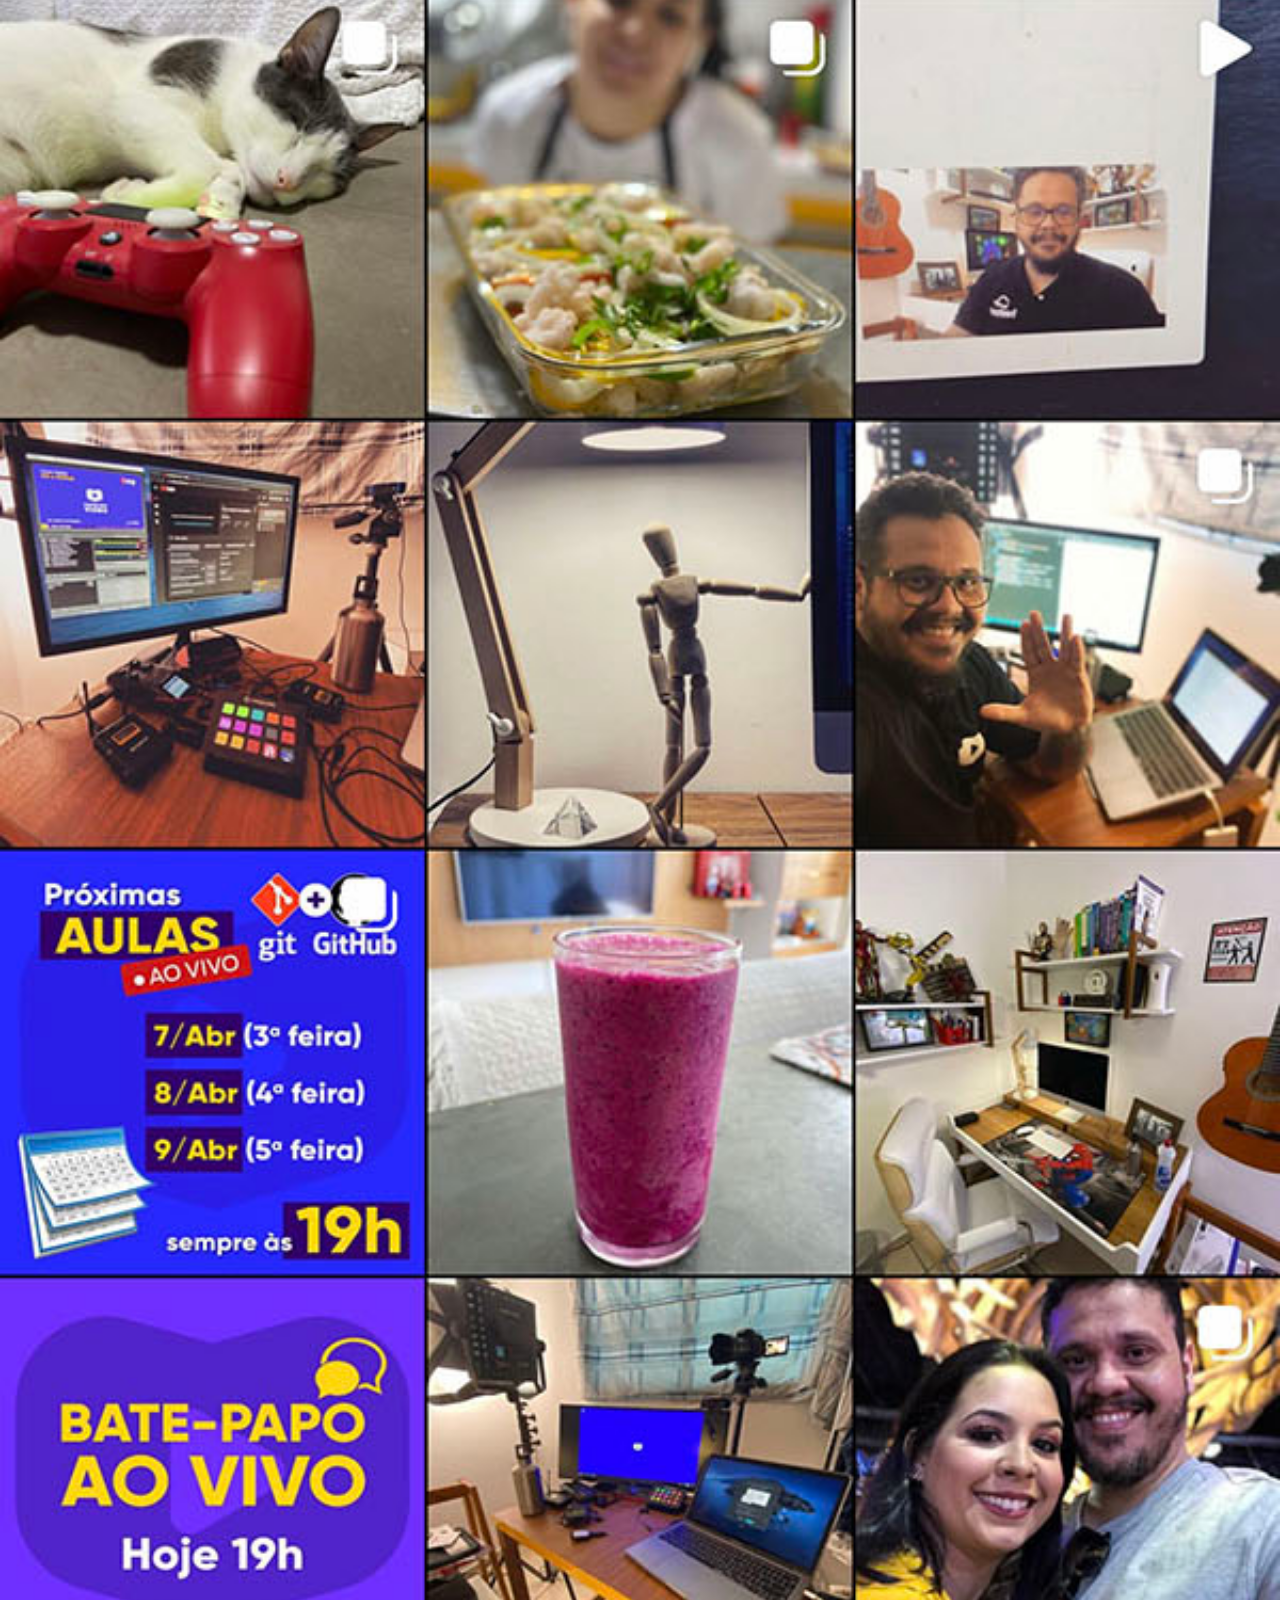
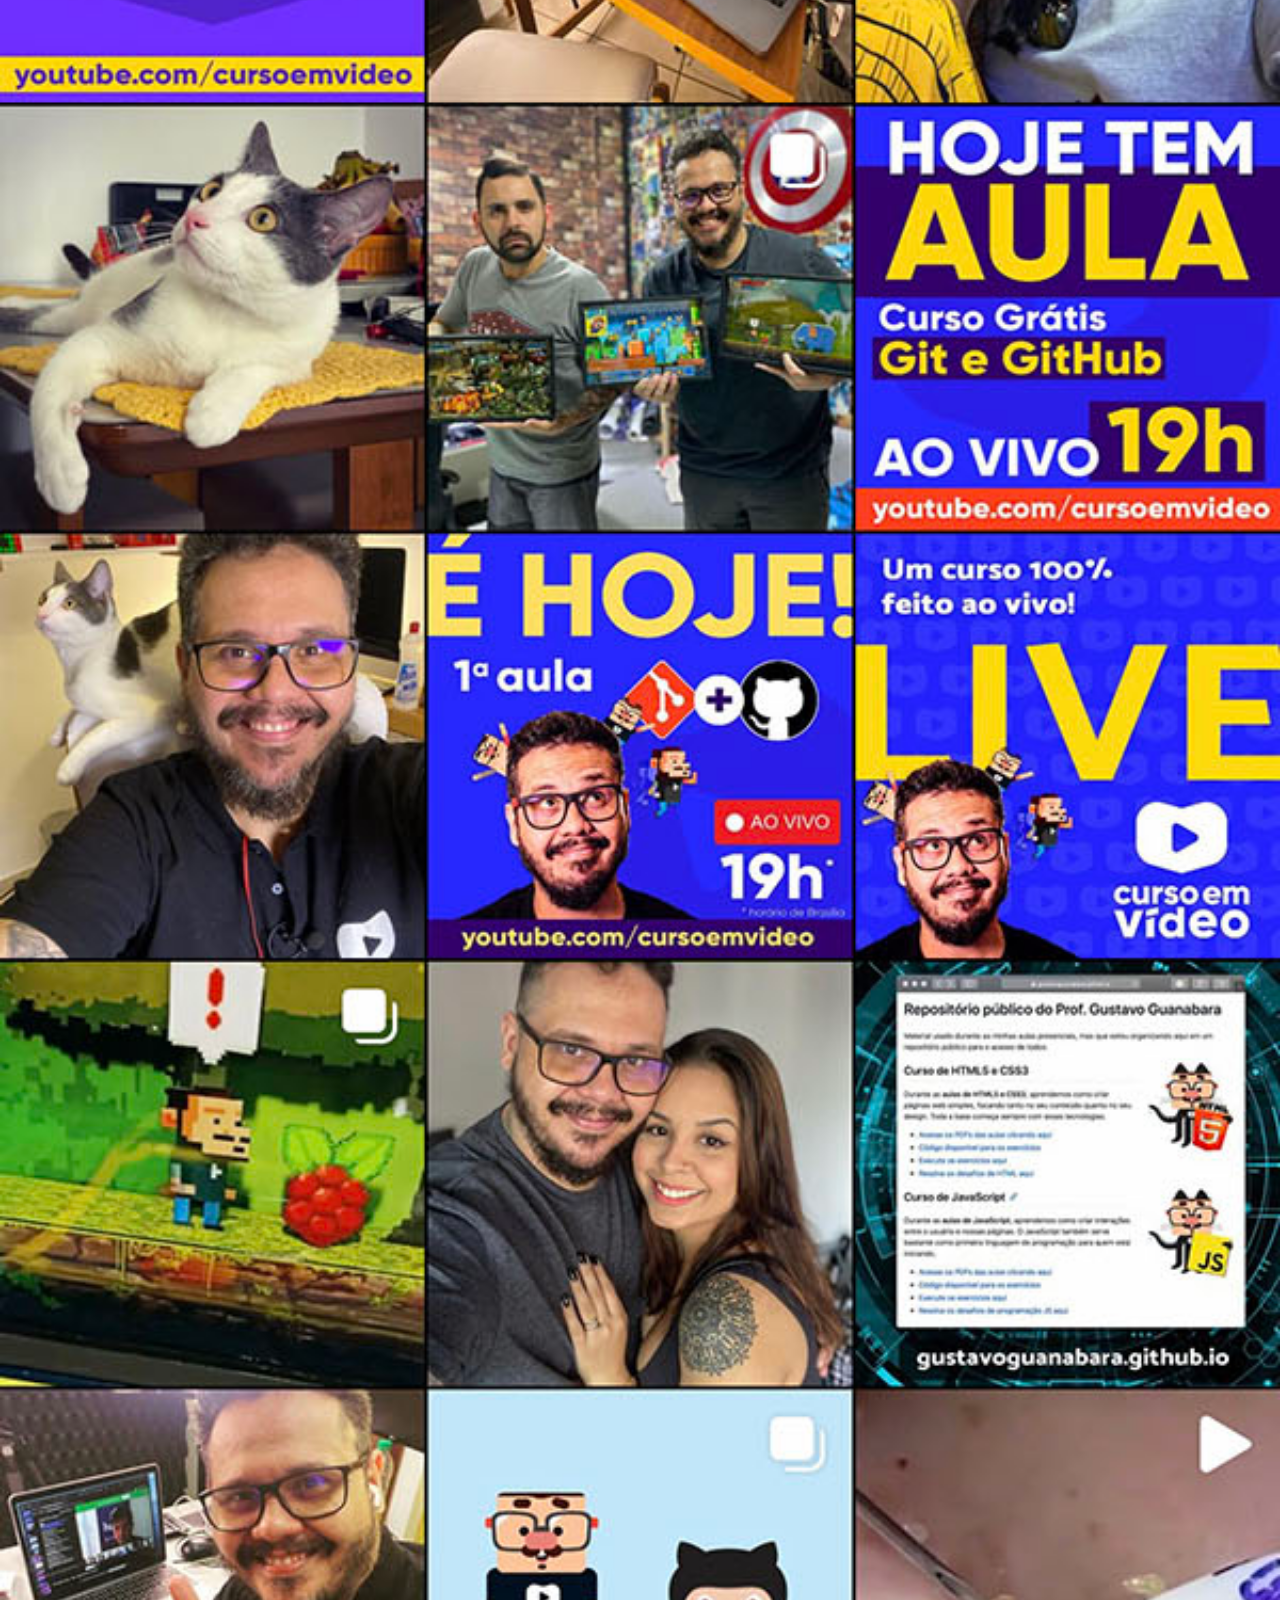
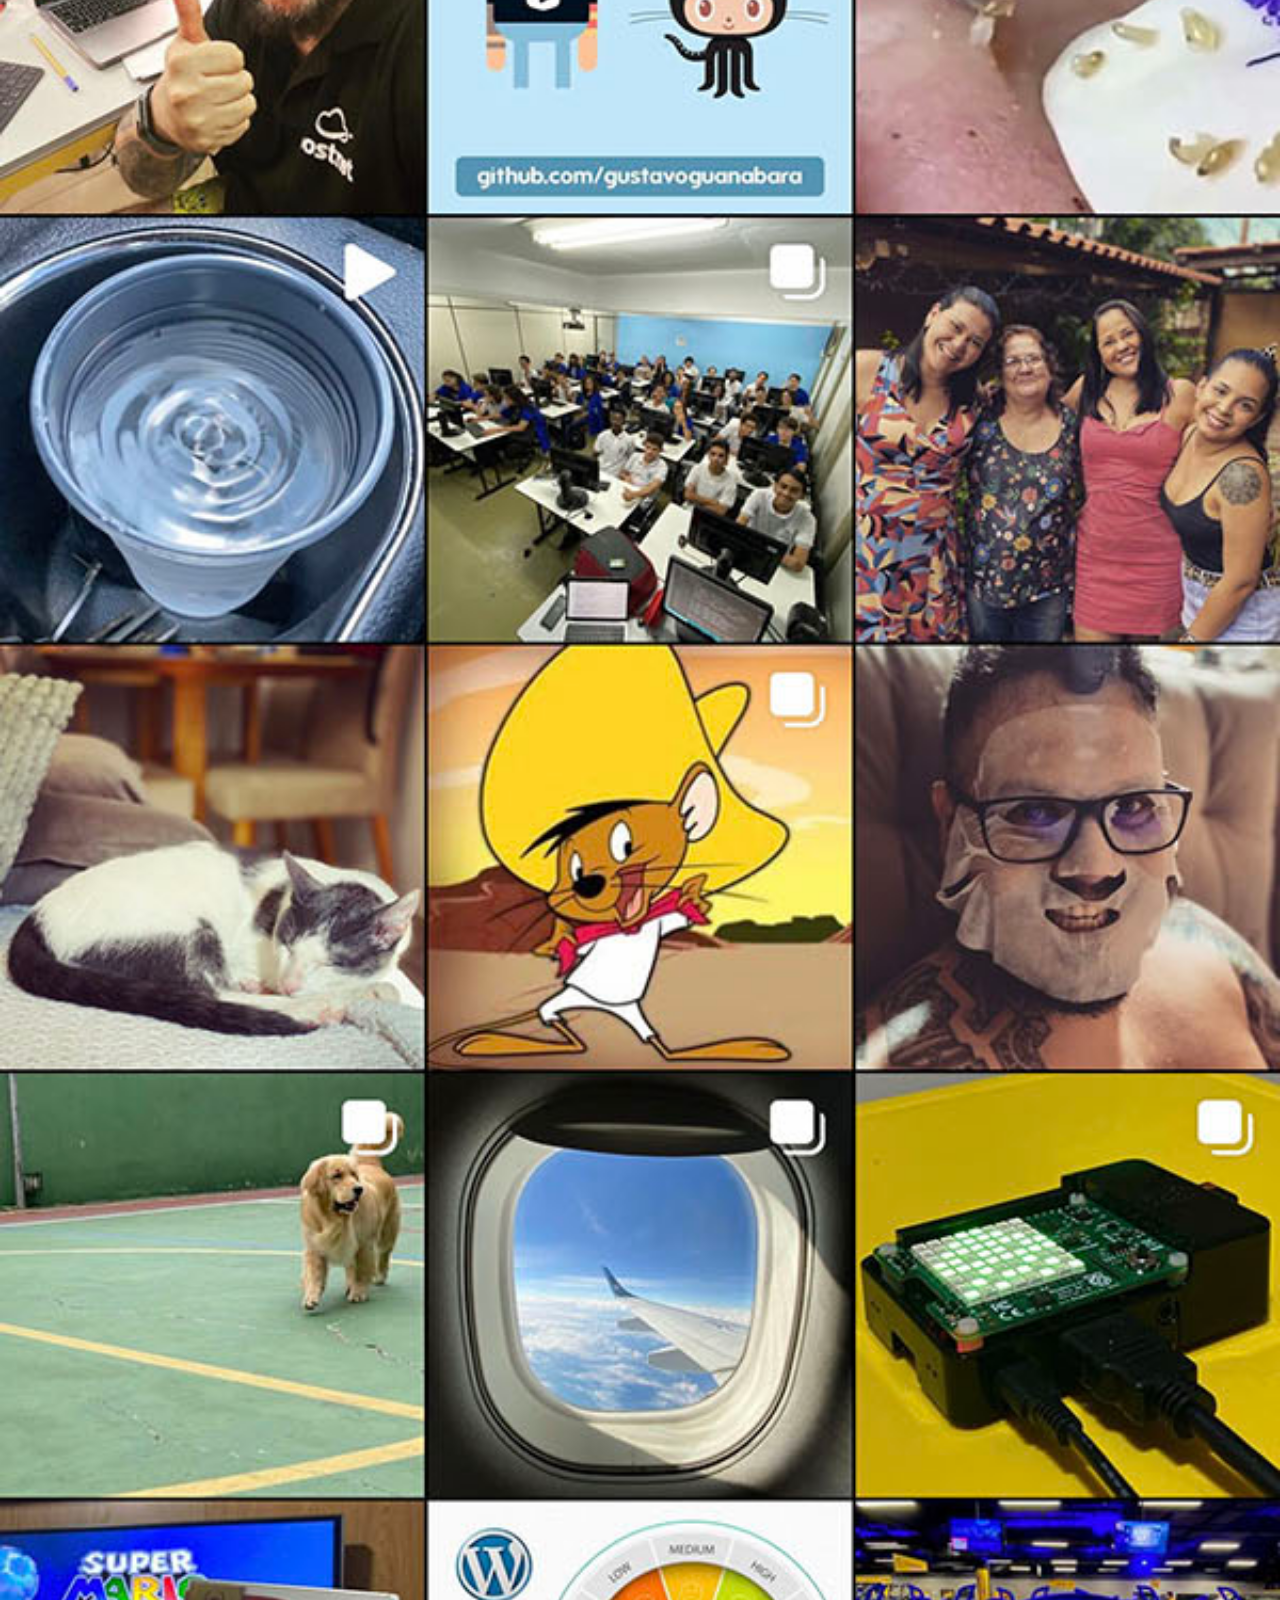
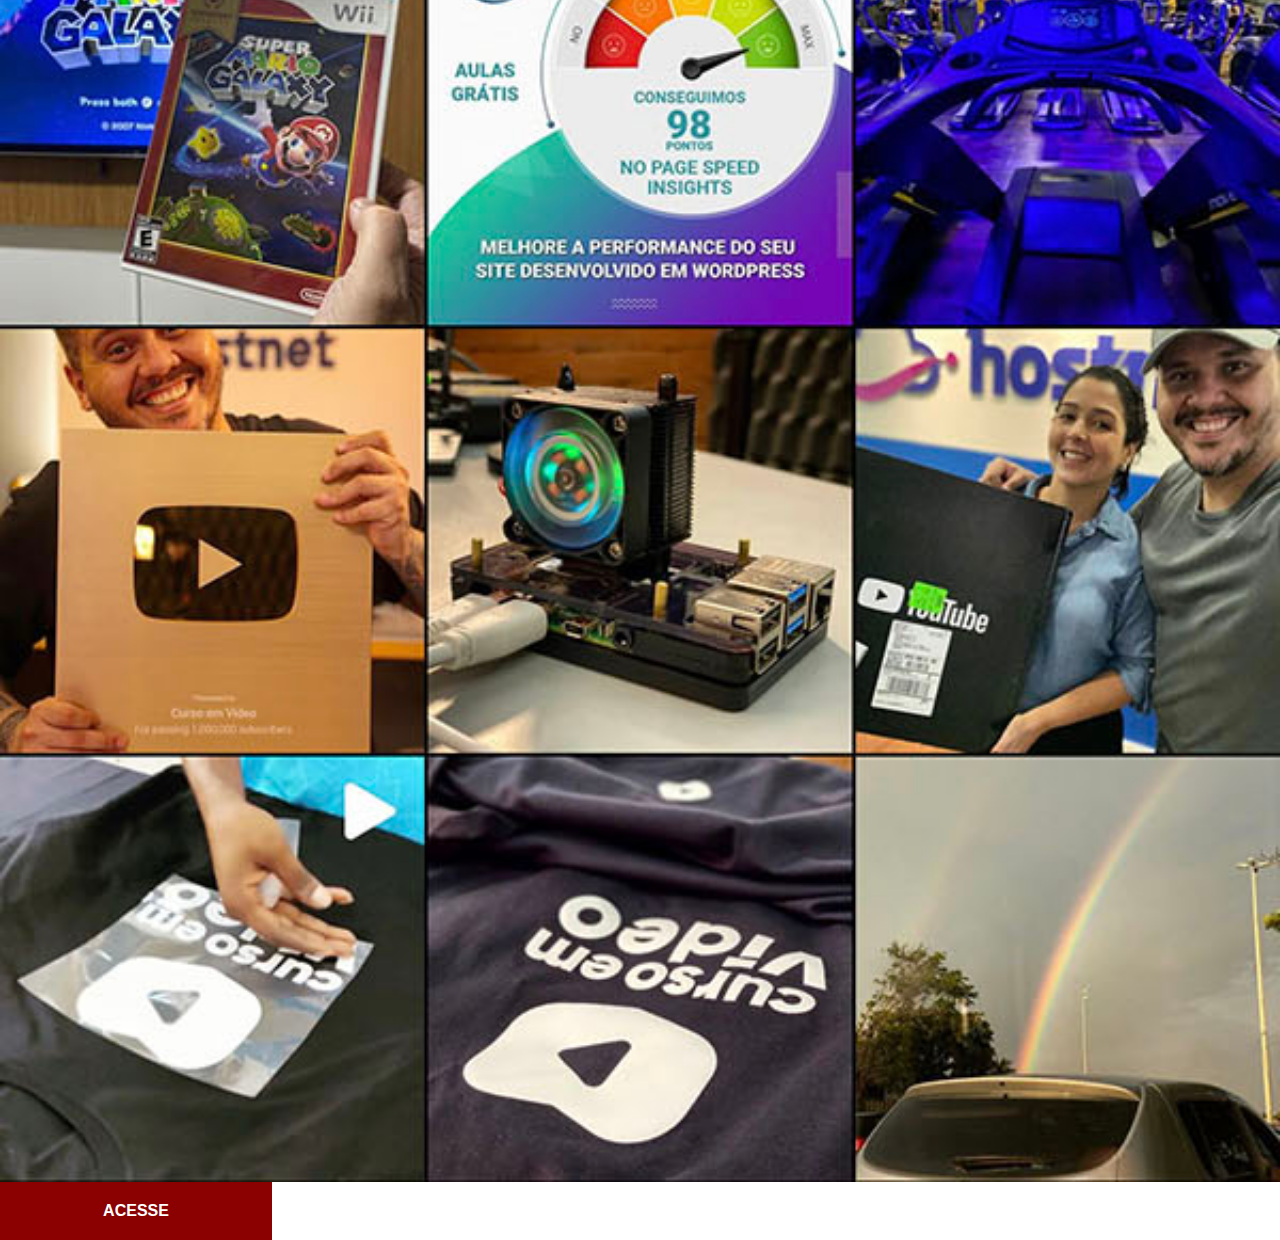
<file: instagram.html>
<!DOCTYPE html>
<html lang="en">
<head>
    <meta charset="UTF-8">
    <meta name="viewport" content="width=device-width, initial-scale=1.0">
    <title>Document</title>
    <link rel="stylesheet" href="redes.css">
</head>
<body>
    <main>
        <img src="imagens/tela-instagram.jpg" alt="">
        <a href="https://www.youtube.com/@CursoemVideo/playlists" target="_blank"> <div>  ACESSE</div></a>
    </main>
</body>
</html>
</file>
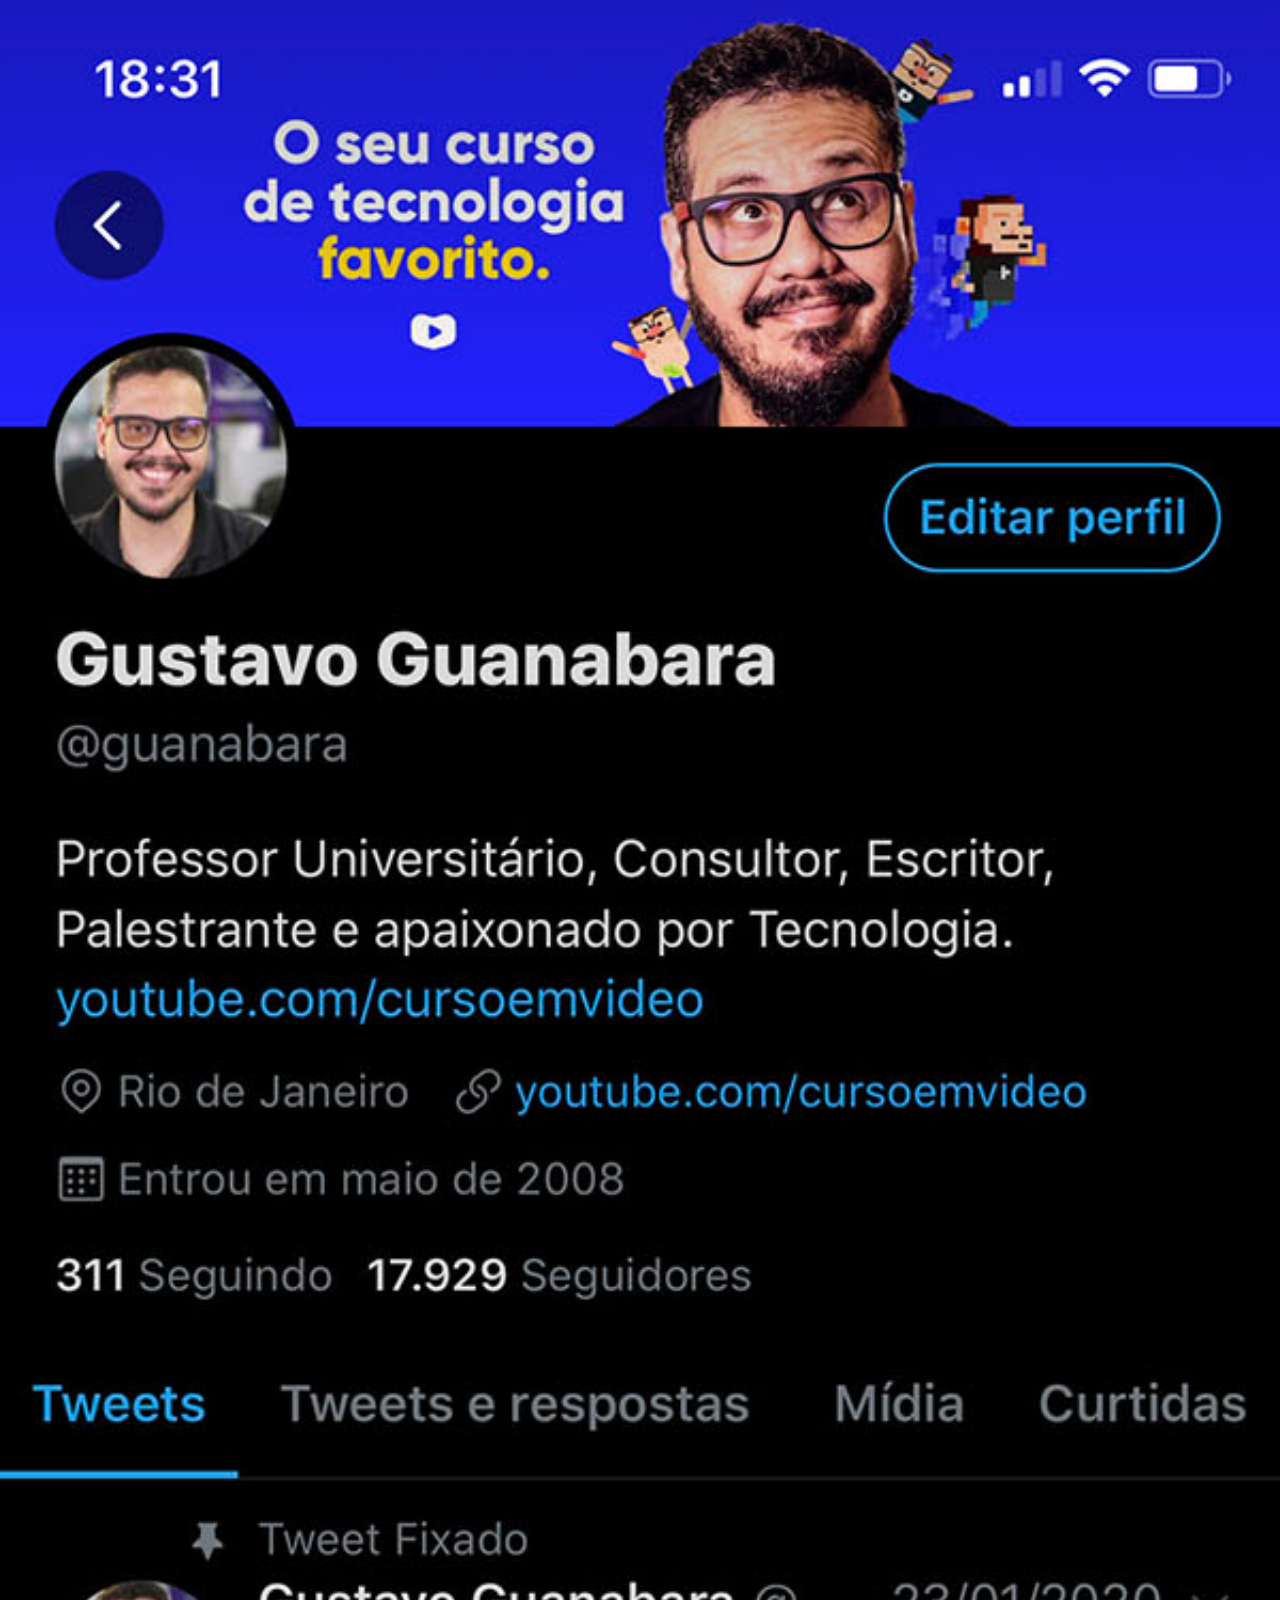
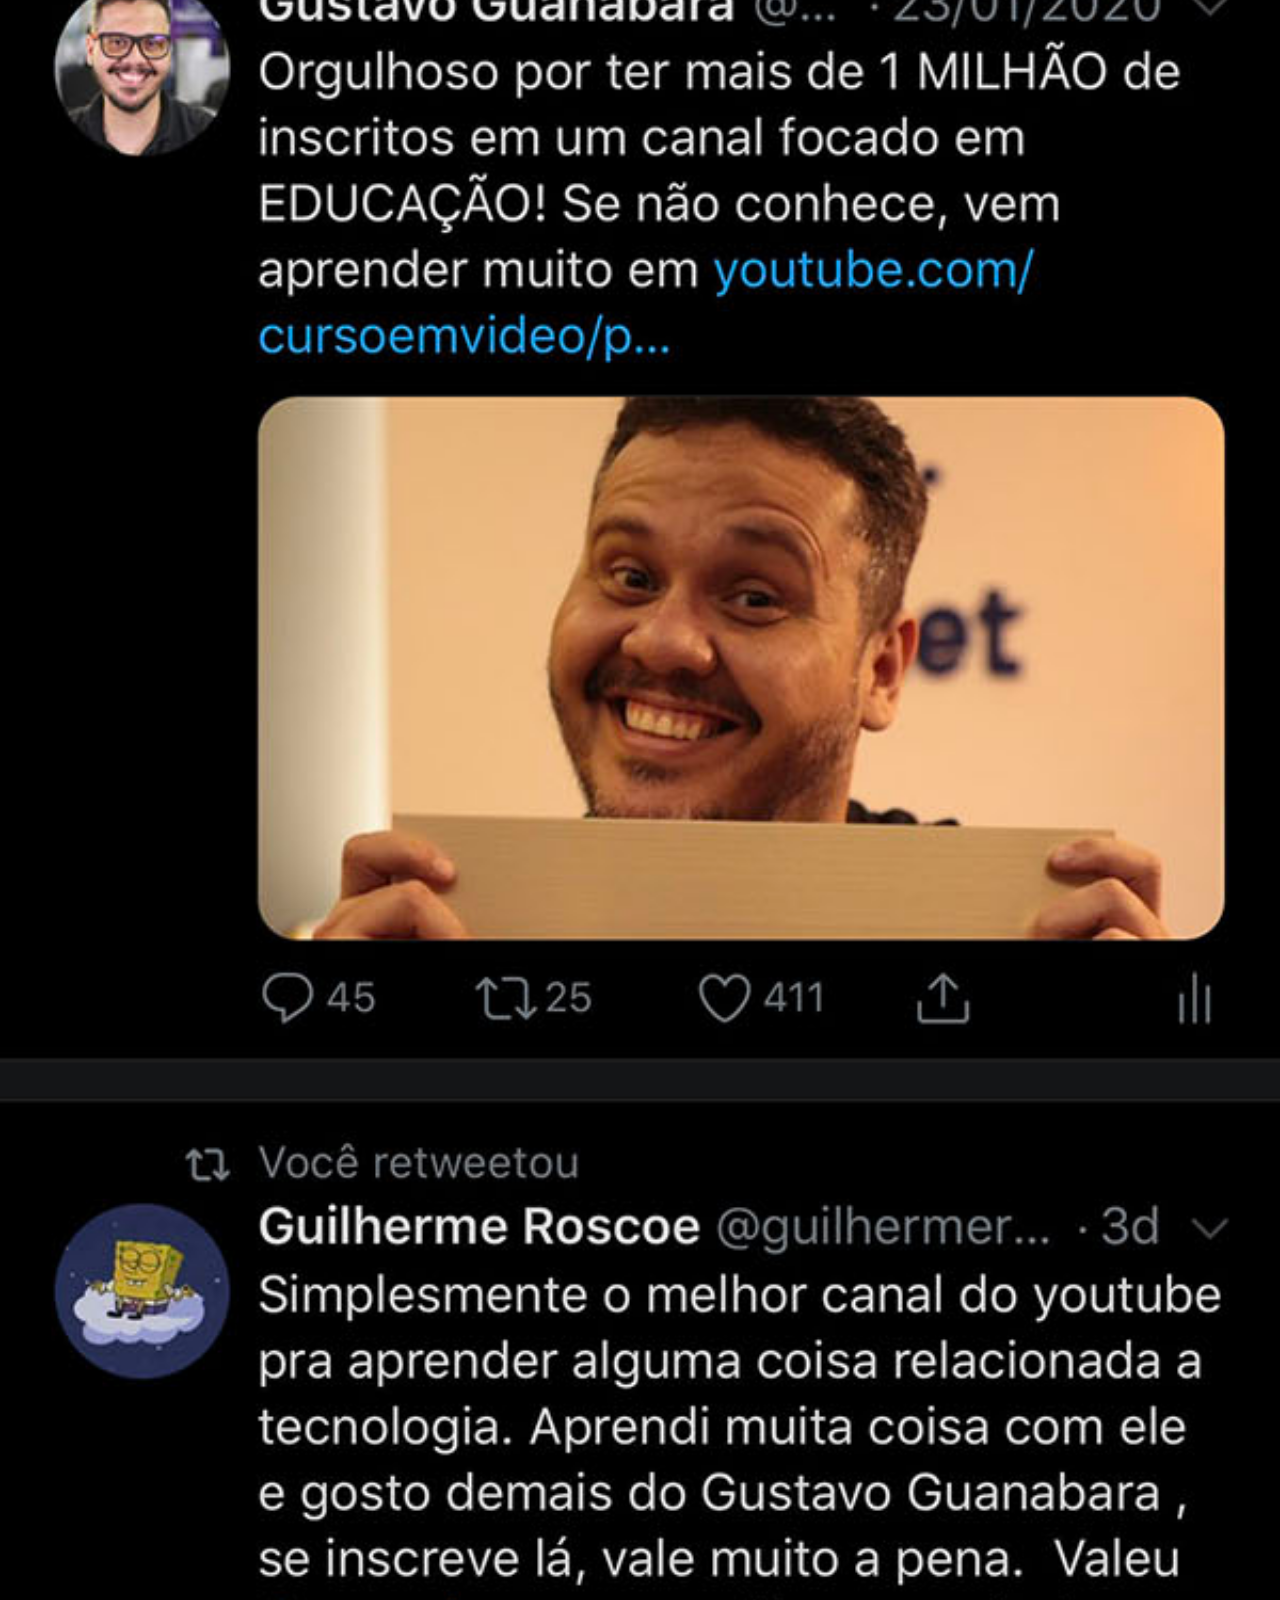
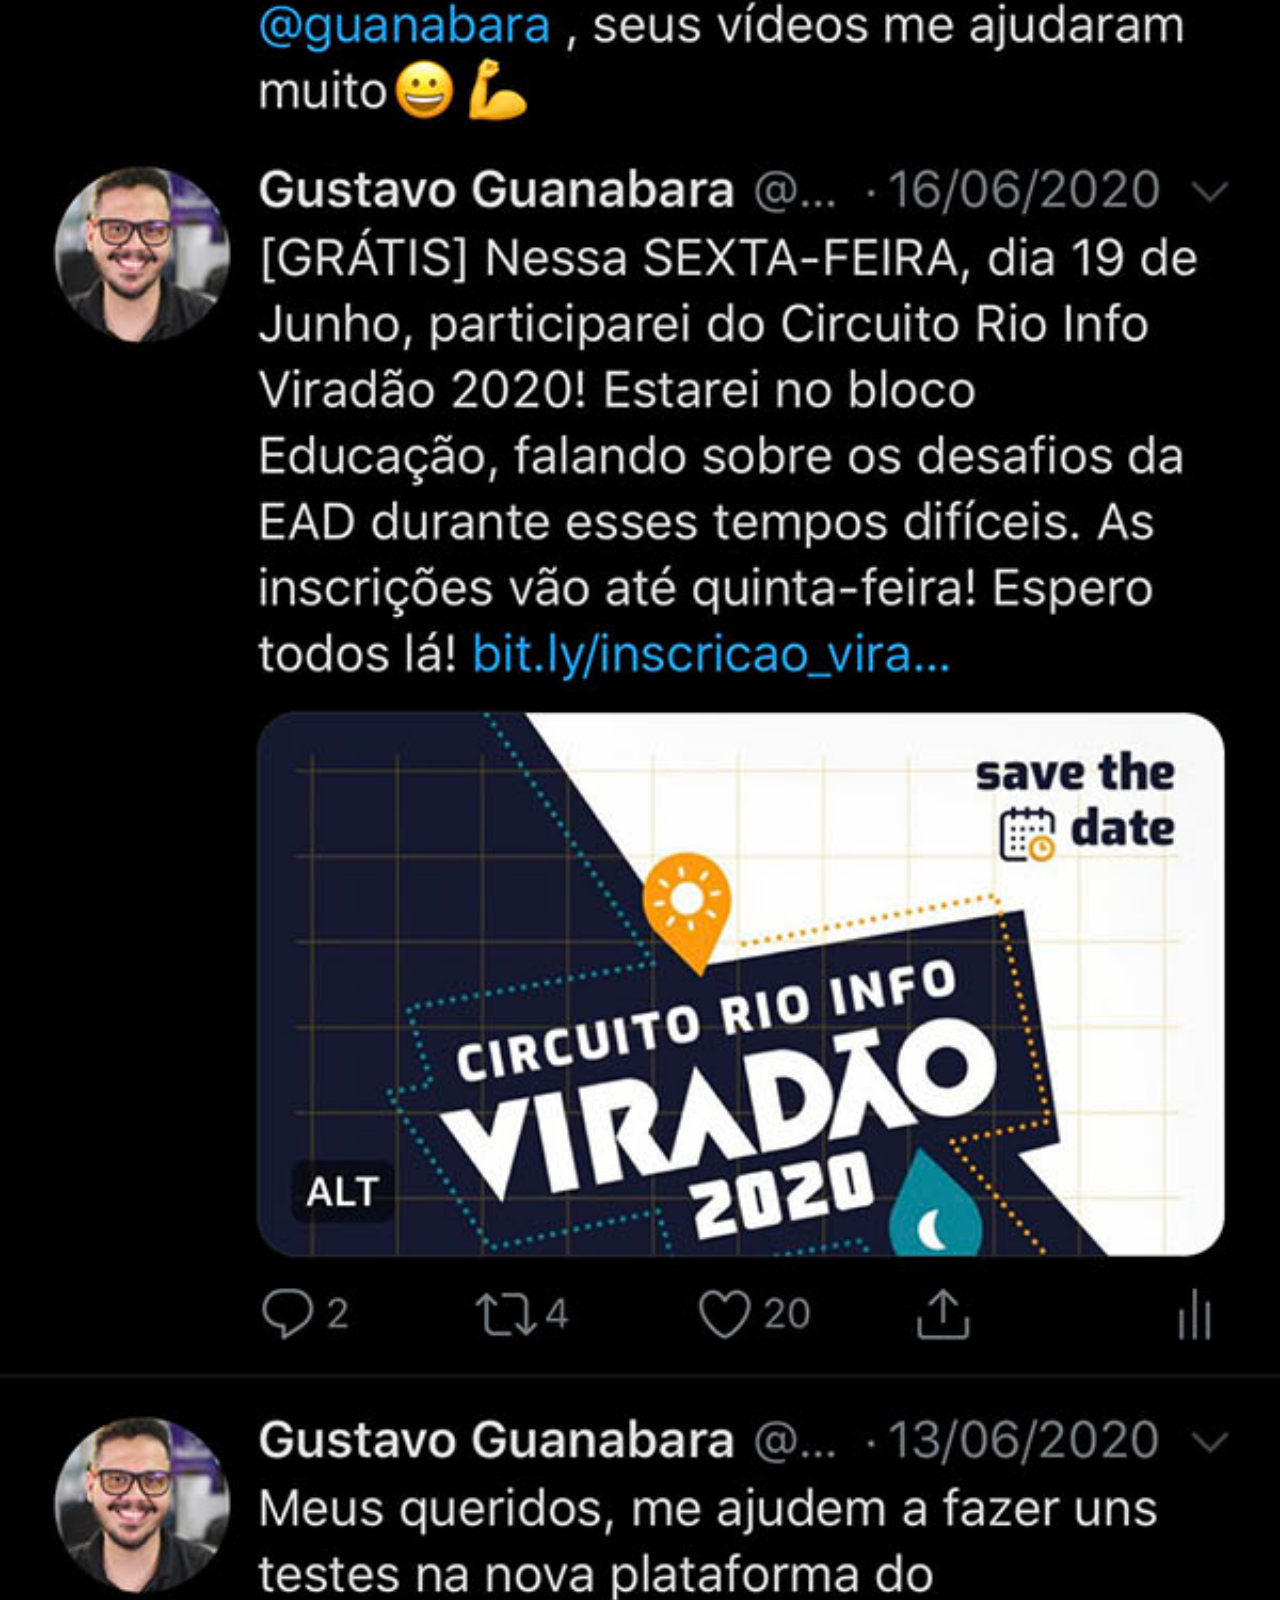
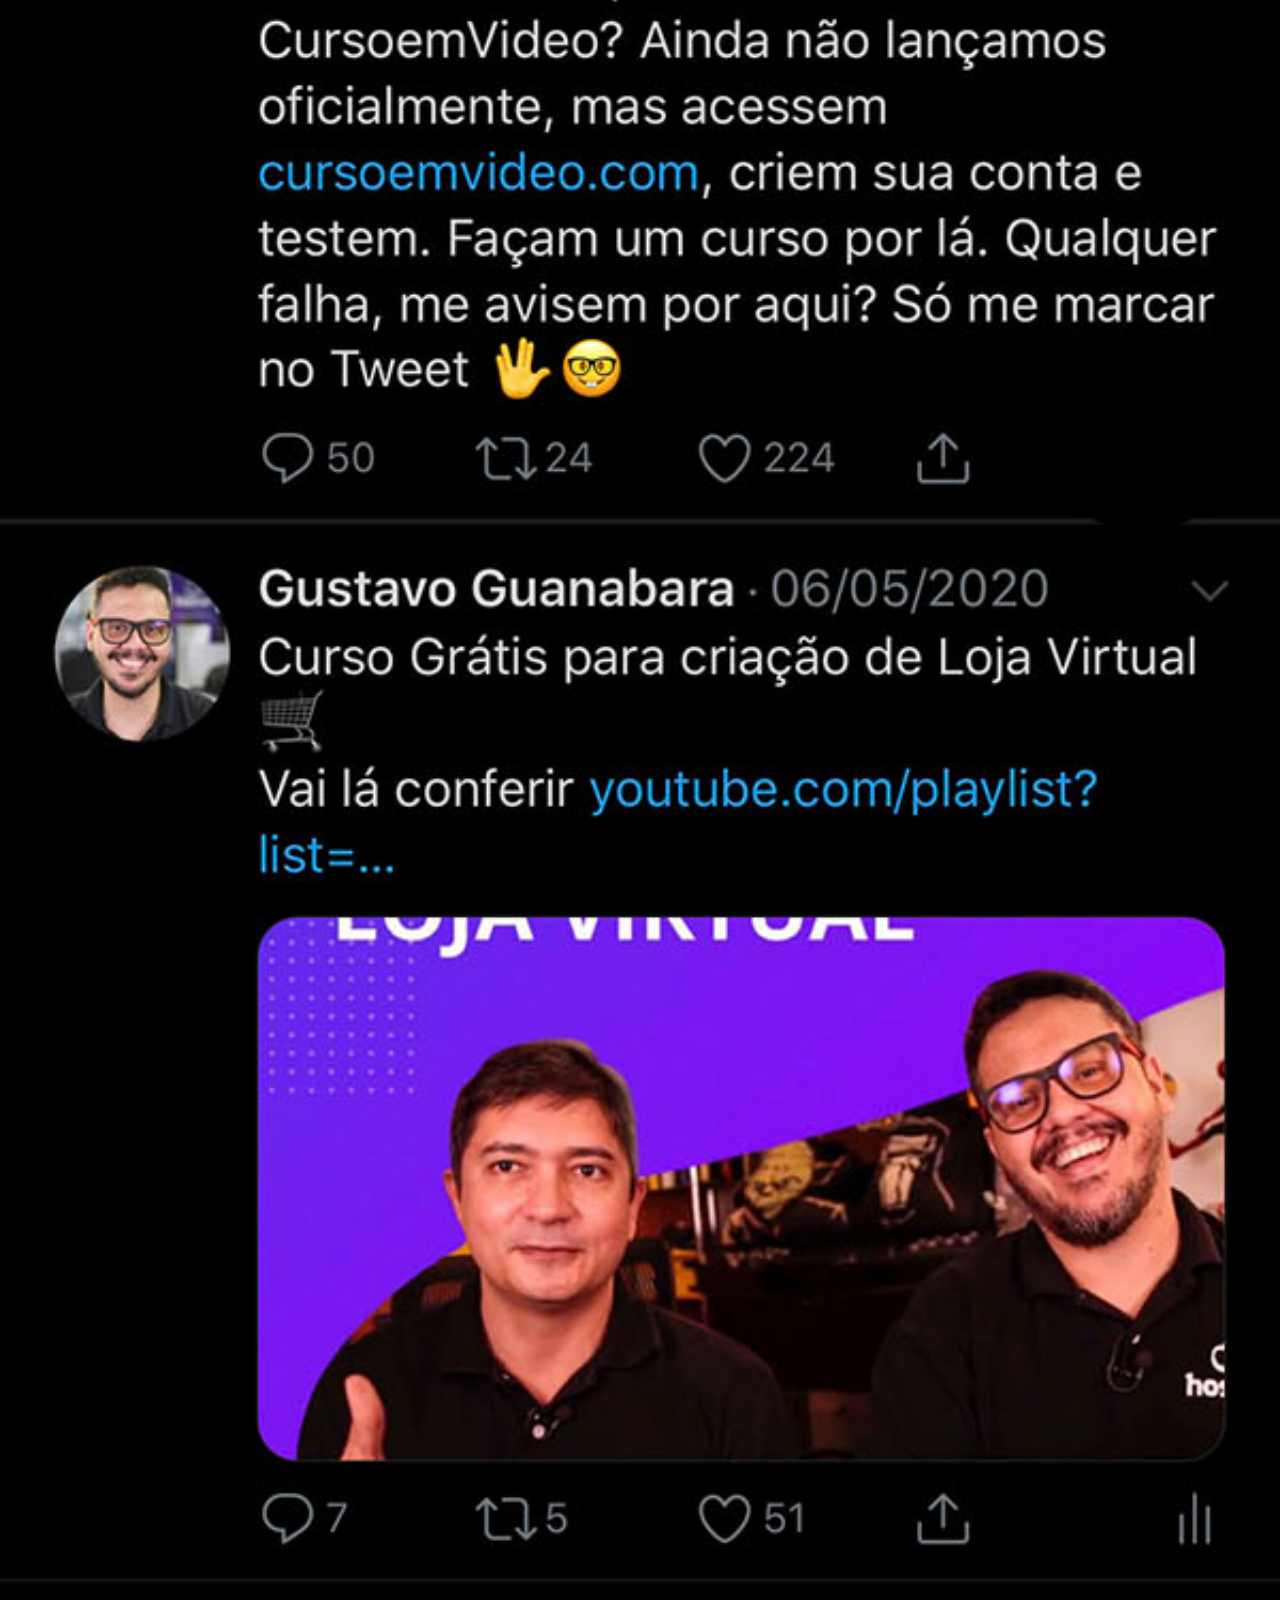
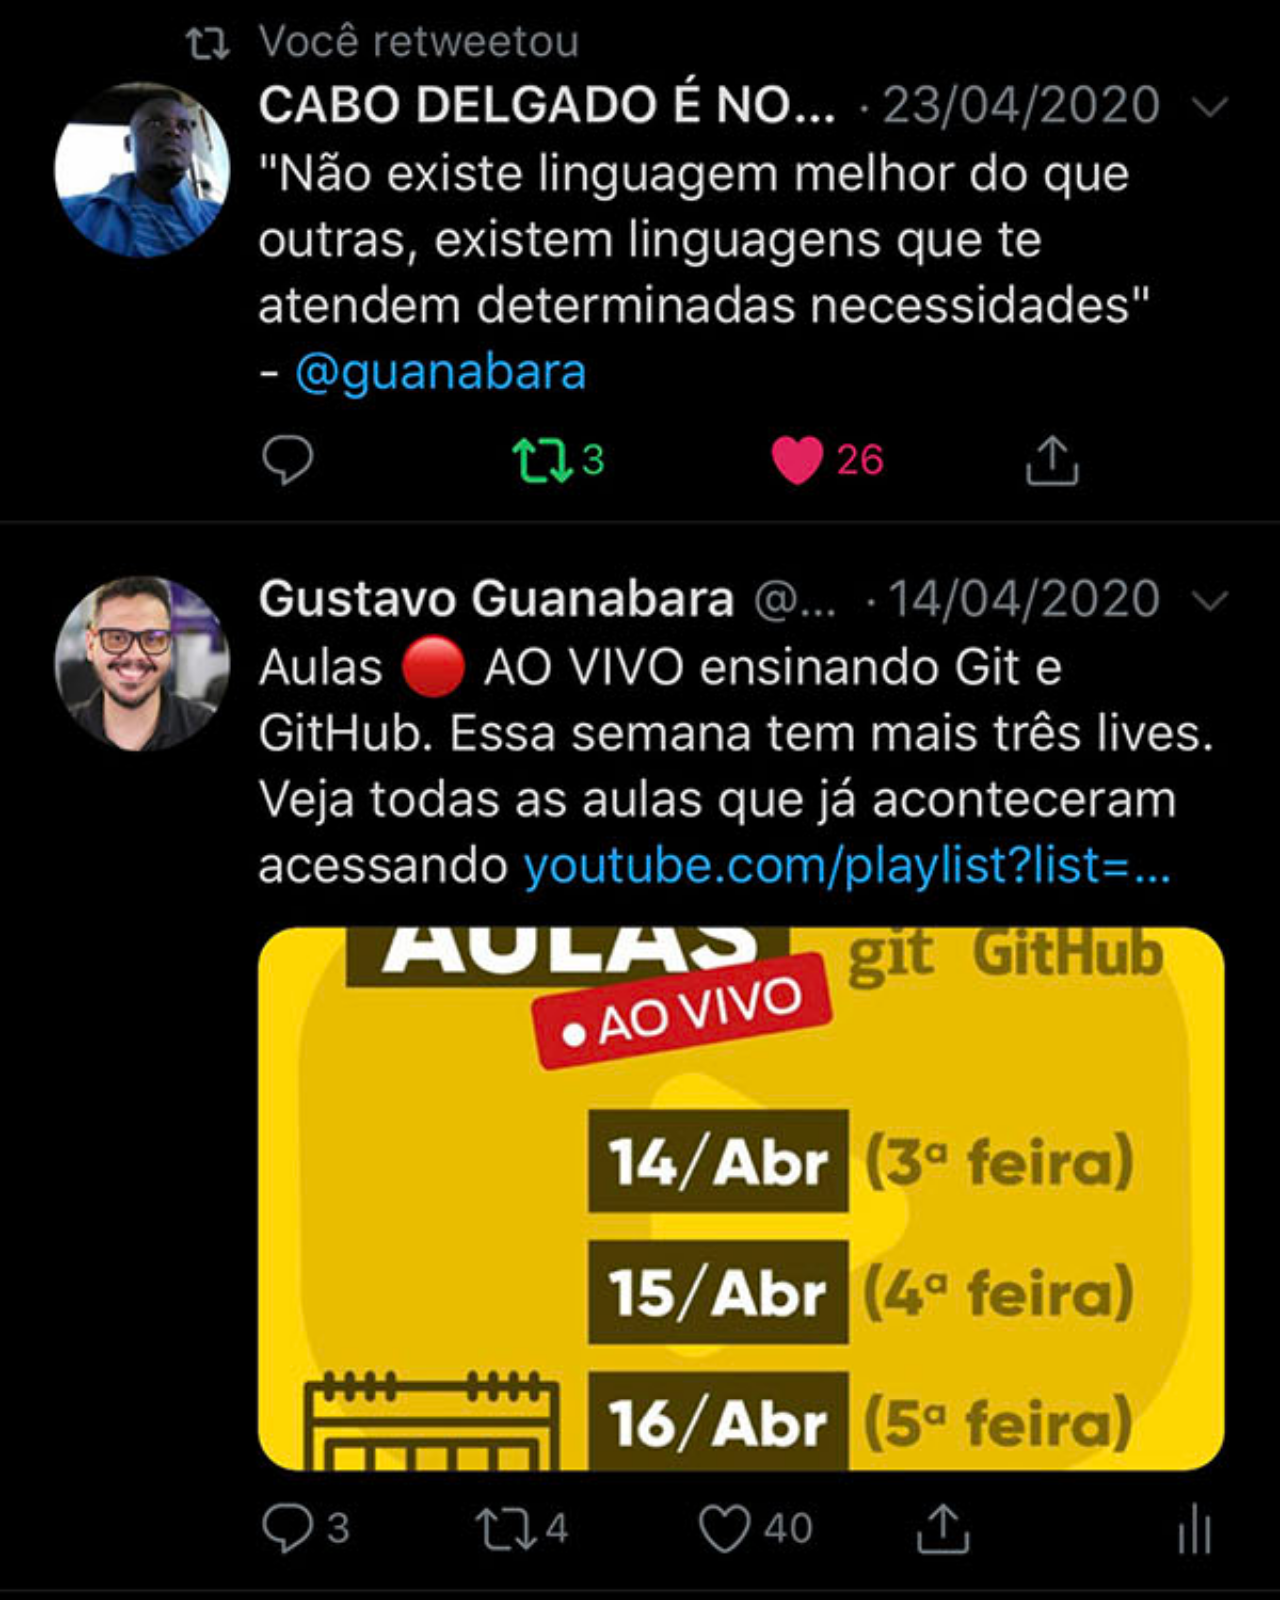
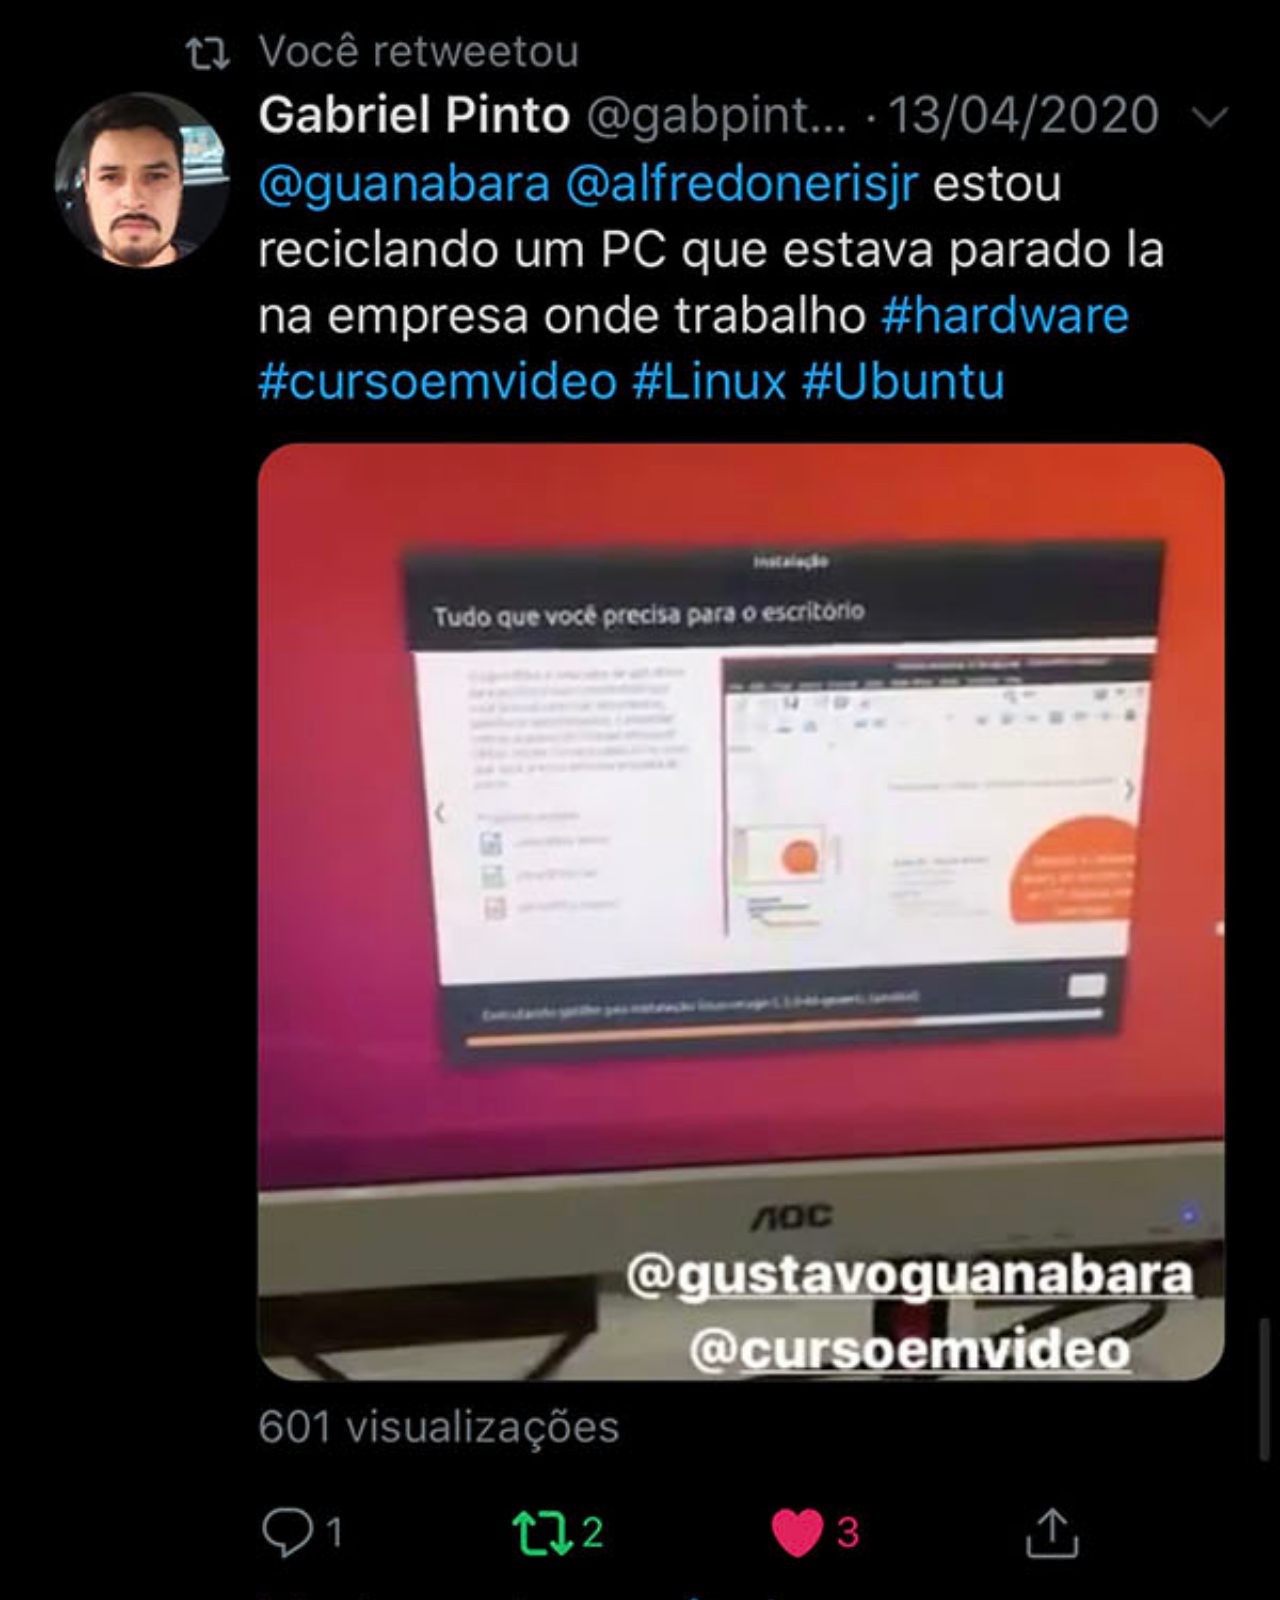
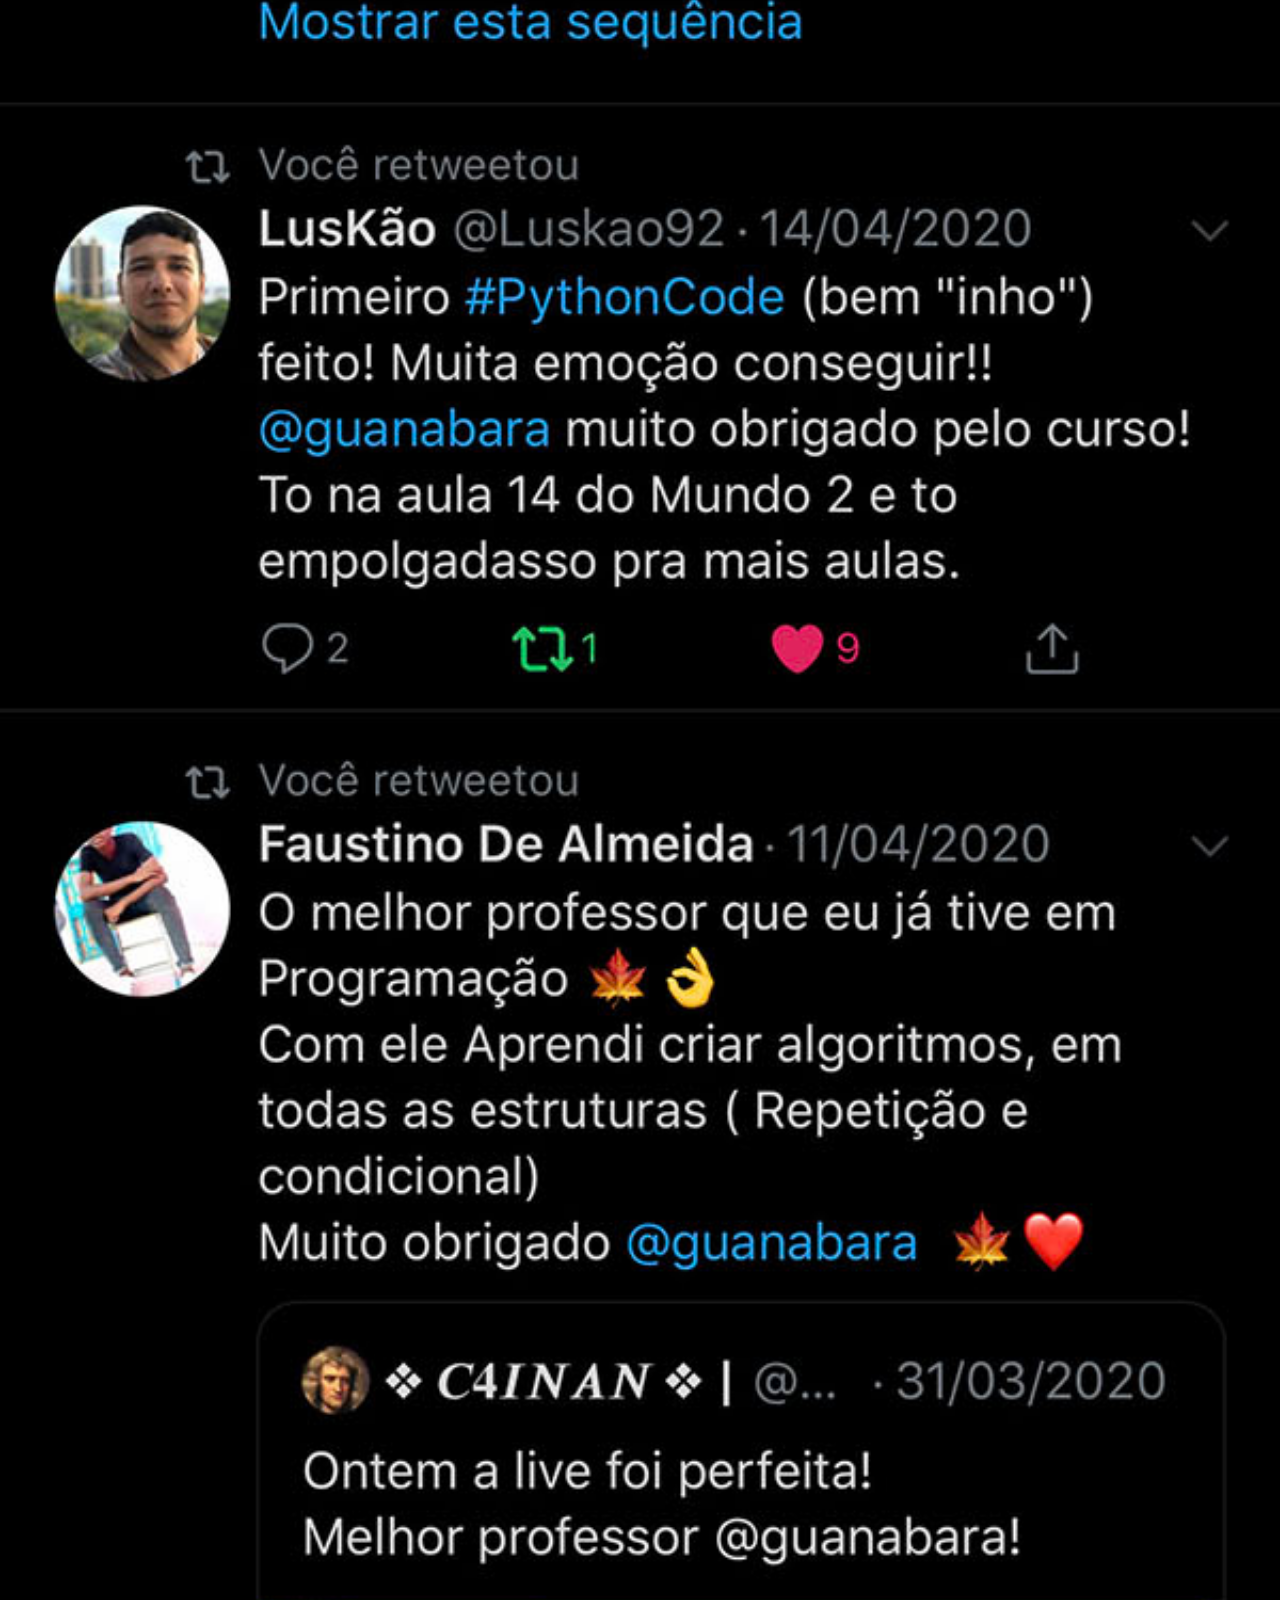
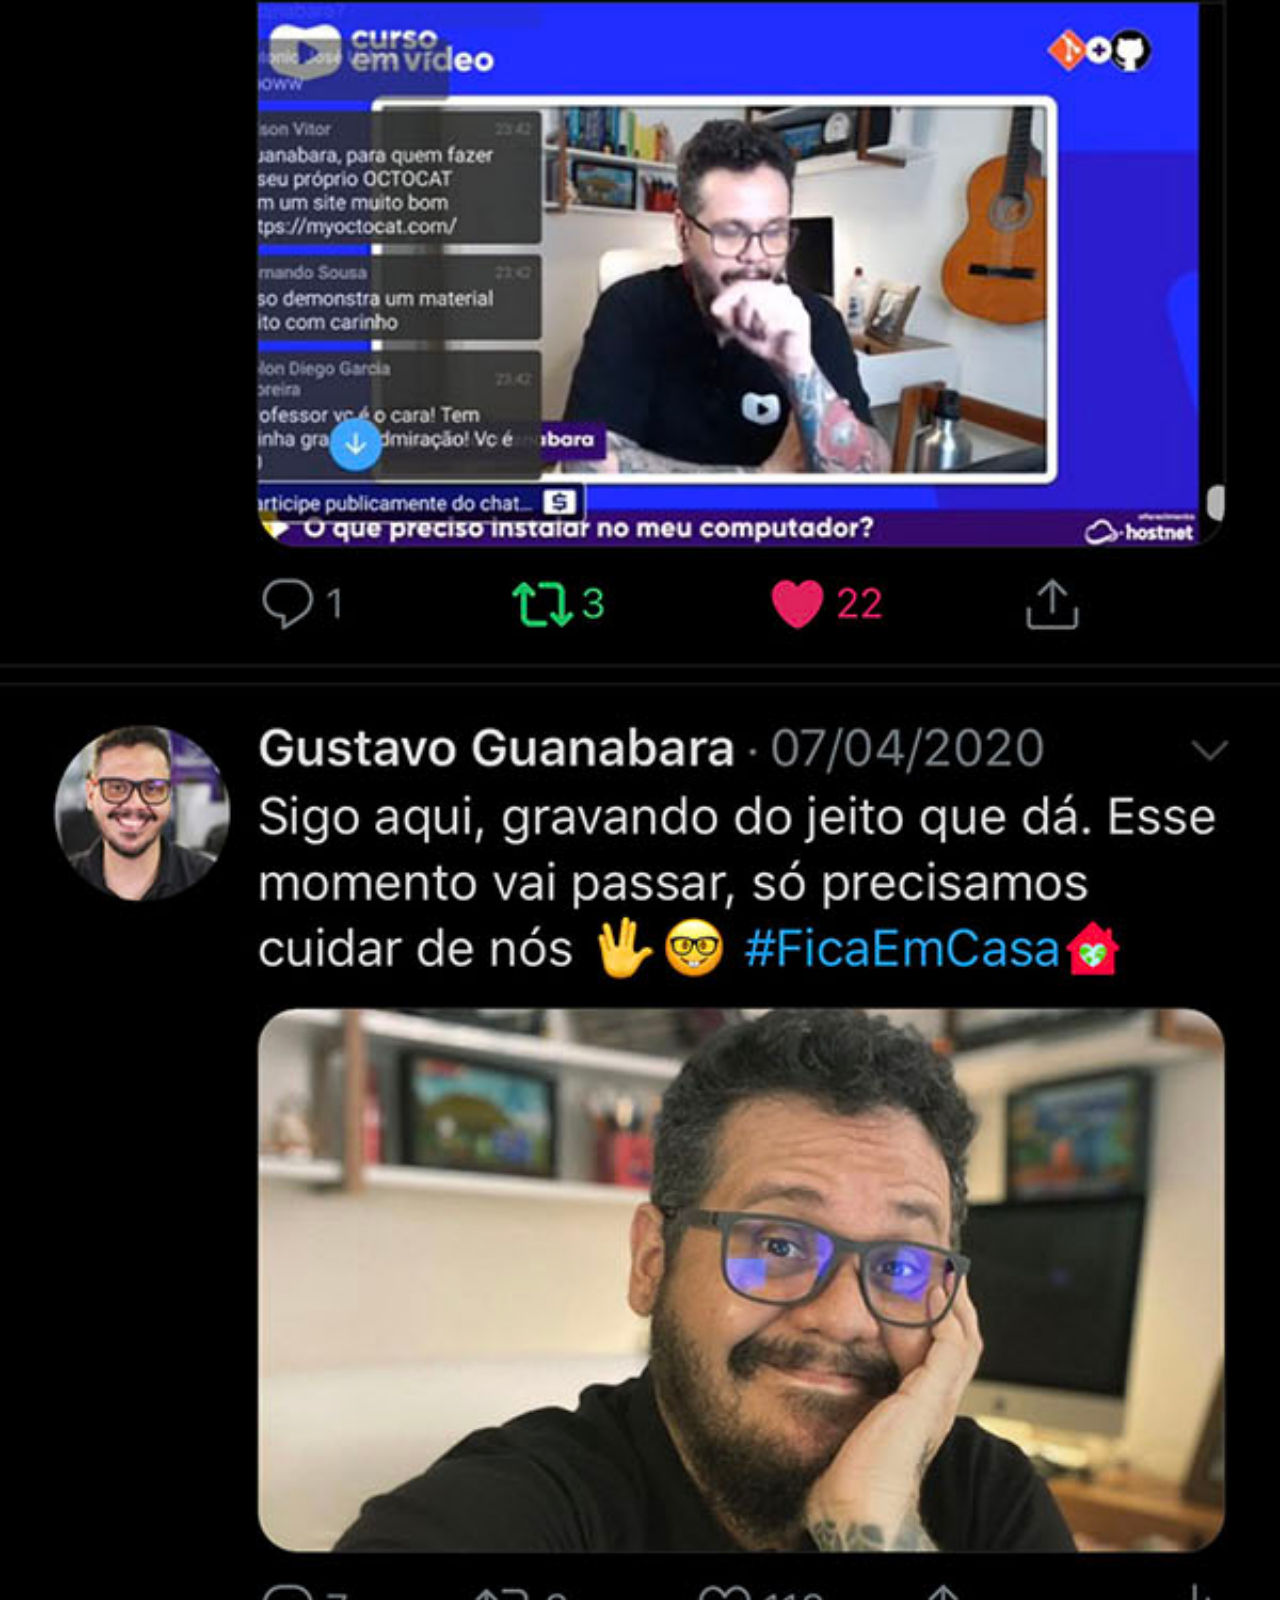
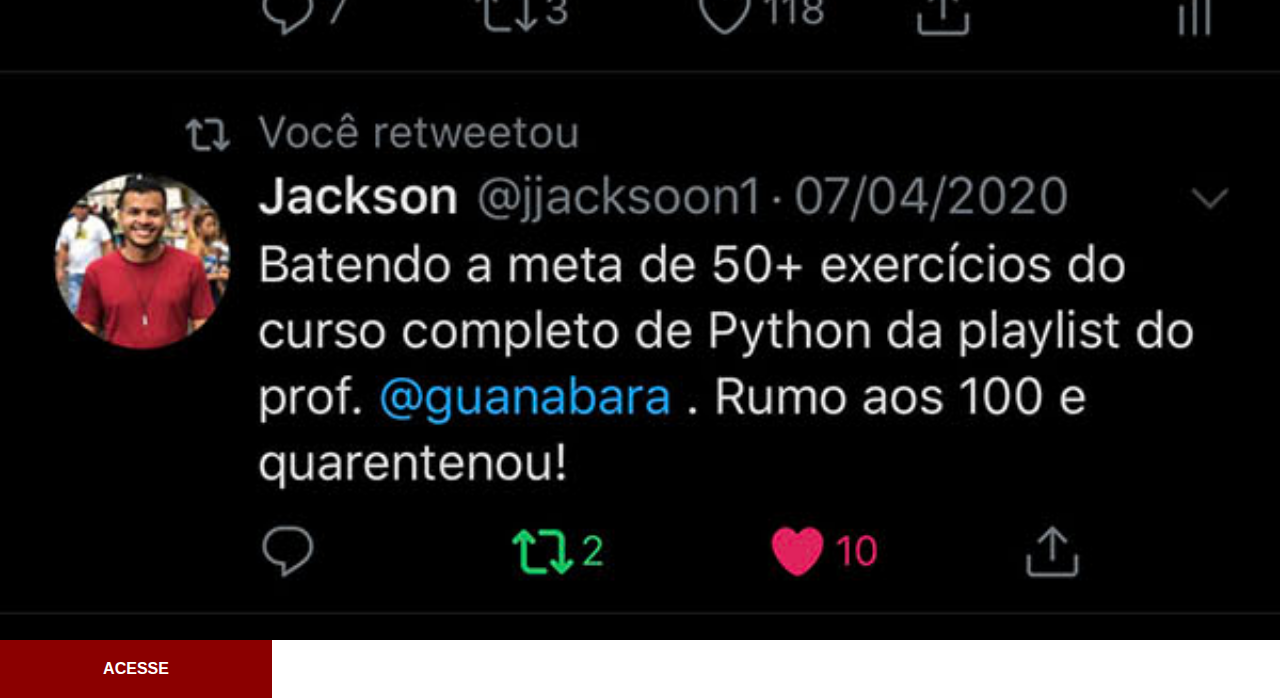
<file: twitter.html>
<!DOCTYPE html>
<html lang="en">
<head>
    <meta charset="UTF-8">
    <meta name="viewport" content="width=device-width, initial-scale=1.0">
    <title>Document</title>
    <link rel="stylesheet" href="redes.css">
</head>
<body>
    <main>
        <img src="imagens/tela-twitter.jpg" alt="">
        <a href="https://www.youtube.com/@CursoemVideo/playlists" target="_blank"> <div>  ACESSE</div></a>
    </main>
</body>
</html>
</file>
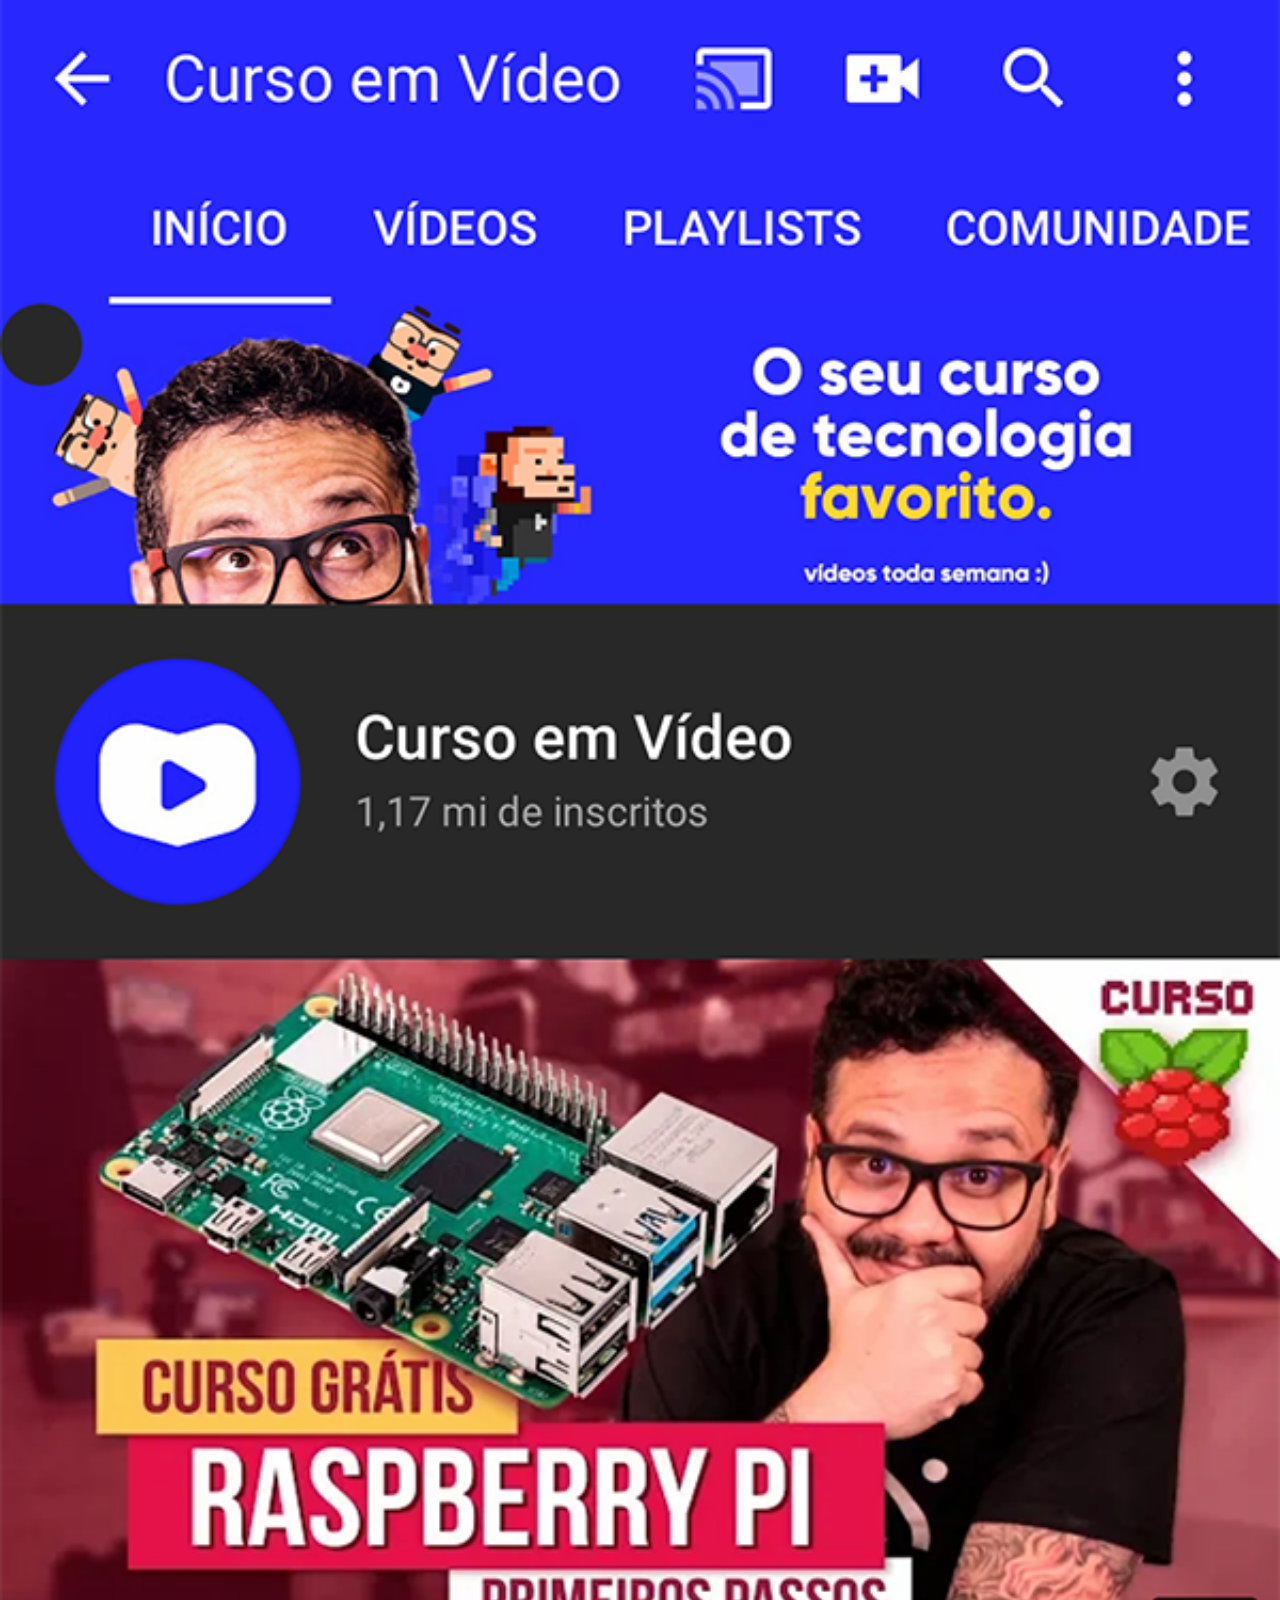
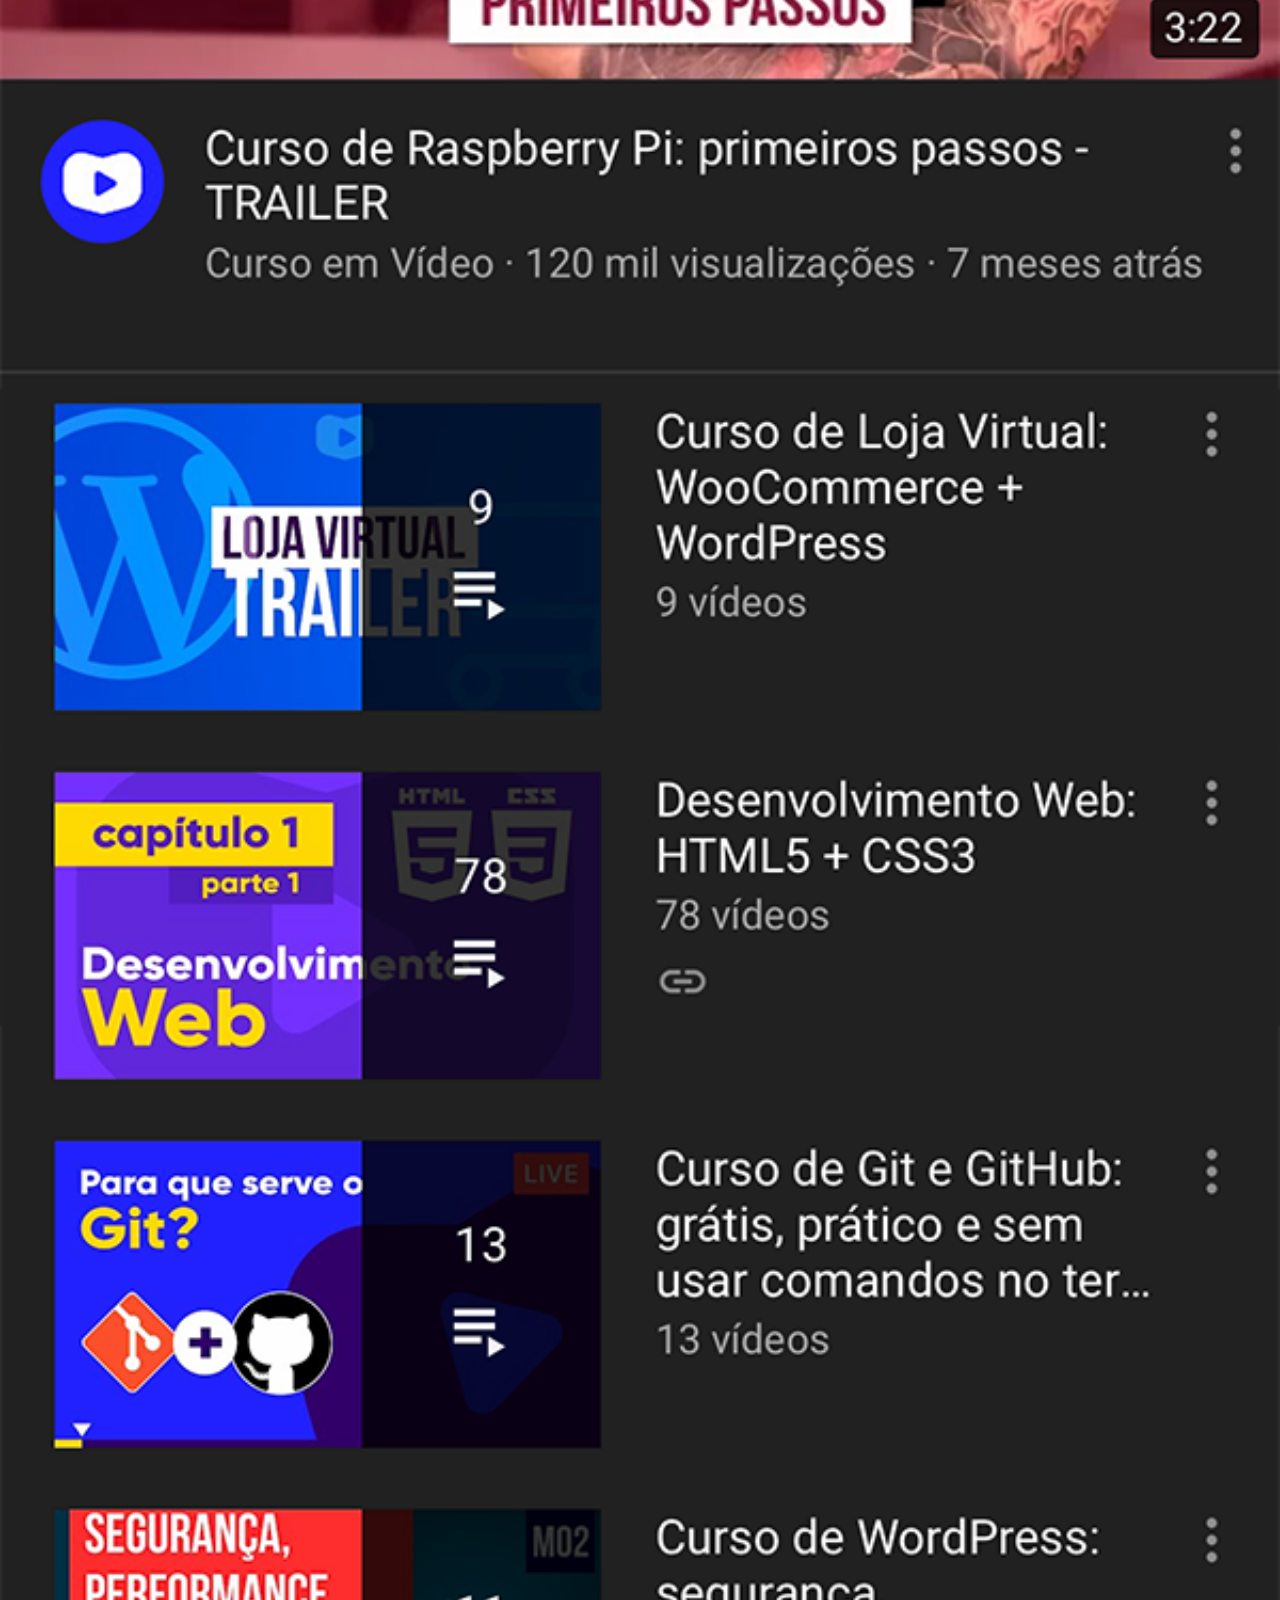
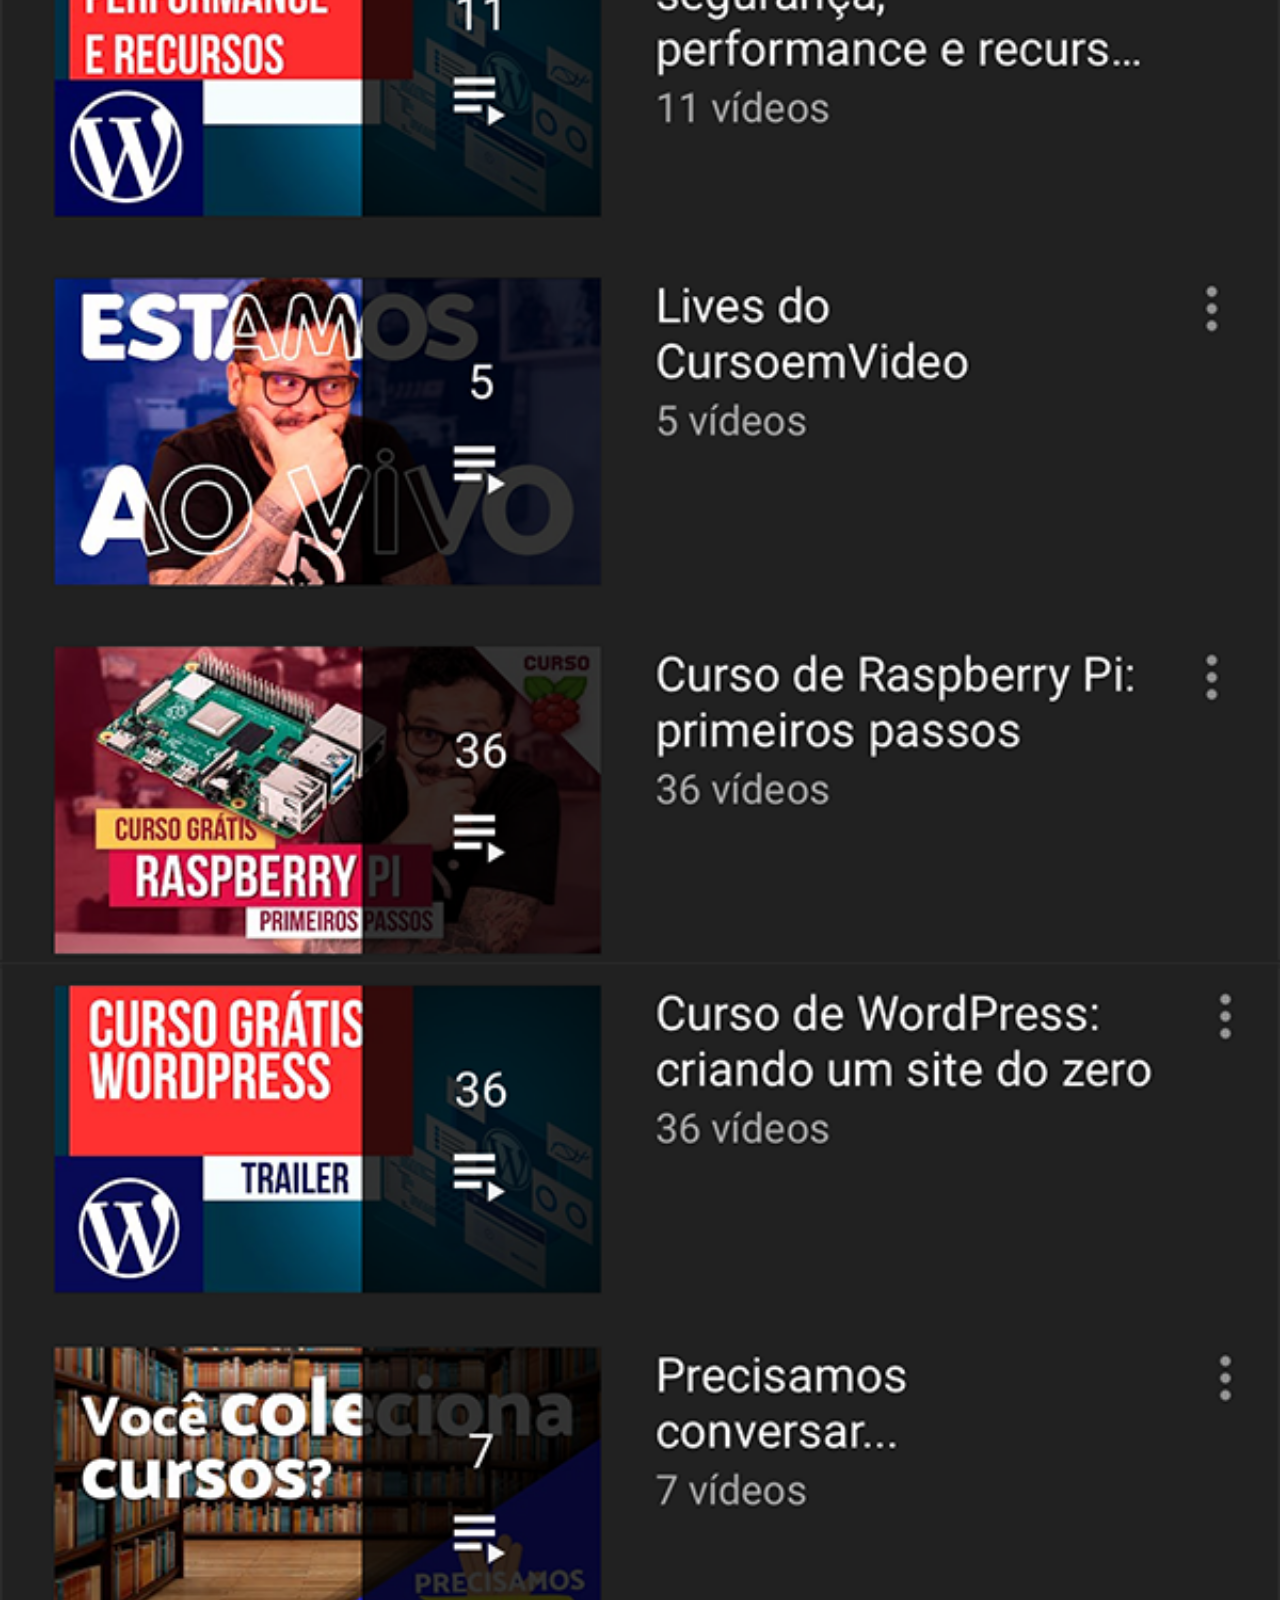
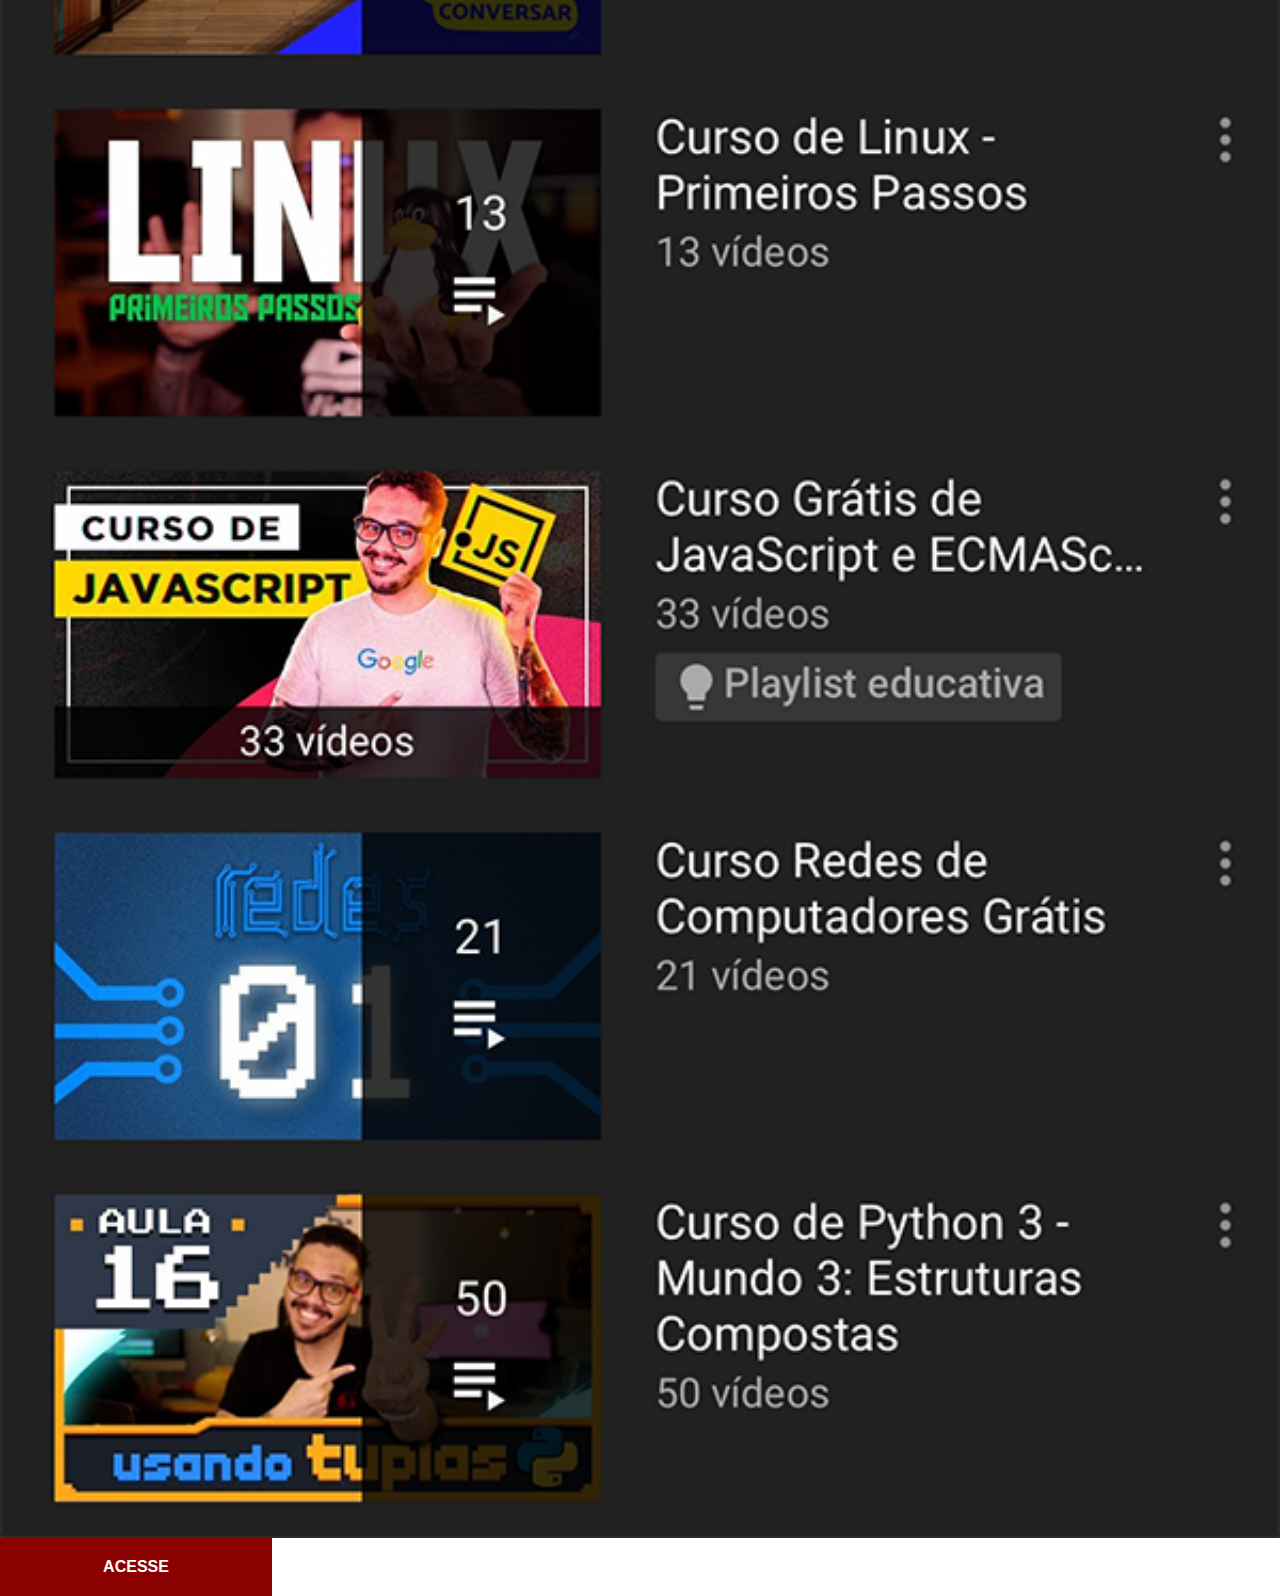
<file: youtube.html>
<!DOCTYPE html>
<html lang="en">
<head>
    <meta charset="UTF-8">
    <meta name="viewport" content="width=device-width, initial-scale=1.0">
    <title>Document</title>
    <link rel="stylesheet" href="redes.css">
</head>
<body>
    <main>
        <img src="imagens/tela-youtube.png" alt="">
        <a href="https://www.youtube.com/@CursoemVideo/playlists" target="_blank"> <div>  ACESSE</div></a>
    </main>
</body>
</html>
</file>
<file: estilo.css>
@charset "UTF-8";

*{
    margin: 0px;
    padding: 0px;
}

html, body{
    background-image: url(imagens/fundo-madeira.jpg);
    background-size: cover;
    background-attachment: fixed;
    background-color: black;
    height: 99vh;
    width: 99vw;
}

main{
    height: 99vh ;
}

#celular{
    position: absolute;
    top: 50%;
    left: 50%;
    transform: translate(-50%, -50%);
    background-image: url(imagens/frame-iphone.png);
    height: 627px;
    width: 311px;
    
}

#redes{
    margin: 10px;
    margin-right: -10px ;
    text-align: right;
}

.redesSociais{
    border-radius: 100%;
    width: 50px;
    border: 1px solid rgba(0, 0, 0, 0.136) ;
    box-shadow: 3px 5px 10px rgba(0, 0, 0, 0.437);
}

.redesSociais:hover{
    border: 1px solid rgba(255, 255, 255, 0.637);
    transition-duration: 0.7s;
}

iframe#tela{
    position: relative;
    top: 12.8%;
    left: 7.35%;
    width: 268px;
    height: 472px;
}
    img:active {
    transform: scale(95%);
}
</file>
<file: redes.css>
@charset "UTF-8";

*{
    margin: 0px;
    padding: 0px;
 }

 img{
    display: block;
    width: 100%;
 }

 div{
    
    font-family: Arial, Helvetica, sans-serif;
    font-weight: bolder;
    text-align: center;
    padding: 20px;
    background: darkred;
    width: 232px;
 }

 a{
    color: white;
    text-decoration: none;
 }

 div:hover{
    background-color: red;
 }

 body::-webkit-scrollbar{
    height: 0px;
    width: 0px;
 }
</file>
